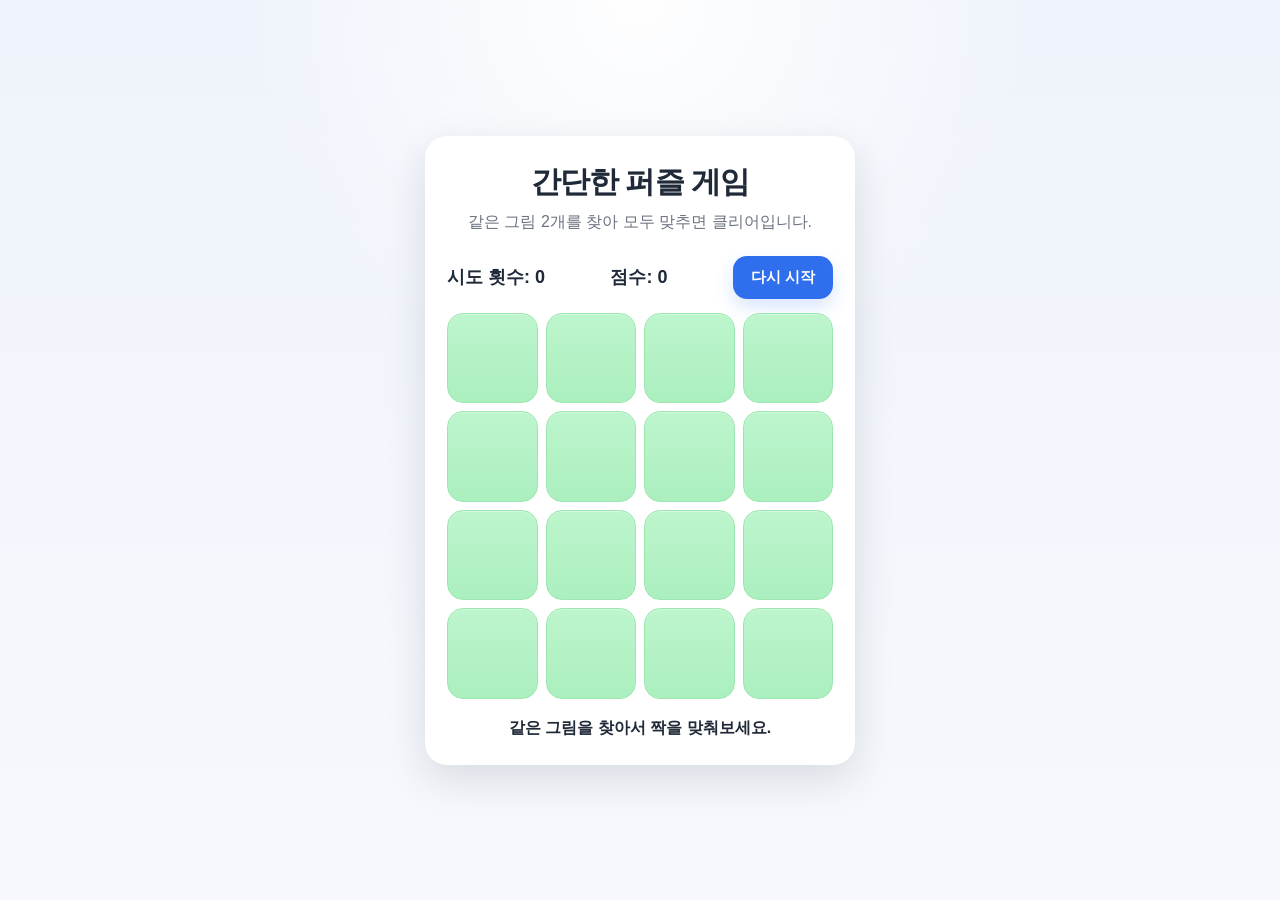
<file: Day01/puzzle_game/index.html>
<!DOCTYPE html>
<html lang="ko">
<head>
  <meta charset="UTF-8" />
  <meta name="viewport" content="width=device-width, initial-scale=1.0" />
  <title>간단한 퍼즐 게임</title>
  <style>
    :root {
      --bg: #f4f6fb;
      --card: #ffffff;
      --text: #1f2937;
      --muted: #6b7280;
      --board: #b9f2c6;
      --board-border: #9be7af;
      --accent: #2f6fed;
      --accent-hover: #2459c9;
      --shadow: 0 14px 40px rgba(15, 23, 42, 0.12);
    }

    * {
      box-sizing: border-box;
    }

    body {
      margin: 0;
      min-height: 100vh;
      display: grid;
      place-items: center;
      padding: 18px;
      color: var(--text);
      font-family: Arial, Helvetica, sans-serif;
      background:
        radial-gradient(circle at top, rgba(255, 255, 255, 0.95), transparent 36%),
        linear-gradient(180deg, #eff3fb 0%, #f6f8fc 100%);
    }

    .app {
      width: min(100%, 430px);
      background: var(--card);
      border-radius: 22px;
      box-shadow: var(--shadow);
      padding: 28px 22px 20px;
    }

    .title {
      margin: 0;
      text-align: center;
      font-size: 30px;
      line-height: 1.2;
      letter-spacing: -0.03em;
      font-weight: 800;
    }

    .subtitle {
      margin: 10px 0 22px;
      text-align: center;
      color: var(--muted);
      font-size: 16px;
      line-height: 1.5;
    }

    .toolbar {
      display: flex;
      align-items: center;
      justify-content: space-between;
      gap: 12px;
      margin-bottom: 14px;
    }

    .attempts {
      font-size: 18px;
      font-weight: 700;
    }

    .score {
      font-size: 18px;
      font-weight: 700;
    }

    .restart {
      border: 0;
      background: var(--accent);
      color: white;
      font-size: 15px;
      font-weight: 700;
      padding: 12px 18px;
      border-radius: 14px;
      cursor: pointer;
      transition: background 0.2s ease, transform 0.15s ease;
      box-shadow: 0 8px 18px rgba(47, 111, 237, 0.18);
    }

    .restart:hover {
      background: var(--accent-hover);
    }

    .restart:active {
      transform: translateY(1px);
    }

    .board {
      display: grid;
      grid-template-columns: repeat(4, 1fr);
      gap: 8px;
      margin: 8px 0 18px;
    }

    .card {
      aspect-ratio: 1 / 1;
      border: 1px solid var(--board-border);
      border-radius: 16px;
      background: linear-gradient(180deg, #bdf5cc 0%, #abefbf 100%);
      display: grid;
      place-items: center;
      font-size: 28px;
      cursor: pointer;
      user-select: none;
      position: relative;
      overflow: hidden;
      box-shadow: inset 0 1px 0 rgba(255, 255, 255, 0.35);
      transition: transform 0.15s ease, filter 0.2s ease, background 0.2s ease;
    }

    .card:hover {
      transform: translateY(-1px);
      filter: brightness(1.01);
    }

    .card:disabled {
      cursor: default;
    }

    .card .emoji {
      opacity: 0;
      transform: scale(0.85);
      transition: opacity 0.2s ease, transform 0.2s ease;
    }

    .card.flipped,
    .card.matched {
      background: linear-gradient(180deg, #d4f8dd 0%, #bdf5cc 100%);
    }

    .card.flipped .emoji,
    .card.matched .emoji {
      opacity: 1;
      transform: scale(1);
    }

    .card.matched {
      box-shadow: inset 0 0 0 1px rgba(47, 111, 237, 0.08);
    }

    .message {
      min-height: 28px;
      text-align: center;
      font-weight: 700;
      font-size: 16px;
      line-height: 1.4;
      color: #1f2937;
    }

    .message.done {
      color: #1f6b34;
    }

    @media (max-width: 420px) {
      .app {
        padding: 22px 16px 18px;
        border-radius: 18px;
      }

      .title {
        font-size: 26px;
      }

      .subtitle {
        font-size: 14px;
      }

      .attempts {
        font-size: 16px;
      }

      .score {
        font-size: 16px;
      }

      .restart {
        padding: 10px 14px;
      }
    }
  </style>
</head>
<body>
  <main class="app">
    <h1 class="title">간단한 퍼즐 게임</h1>
    <p class="subtitle">같은 그림 2개를 찾아 모두 맞추면 클리어입니다.</p>

    <section class="toolbar" aria-label="게임 정보">
      <div class="attempts">시도 횟수: <span id="attemptCount">0</span></div>
      <div class="score">점수: <span id="scoreCount">0</span></div>
      <button class="restart" id="restartButton" type="button">다시 시작</button>
    </section>

    <section class="board" id="board" aria-label="퍼즐 보드"></section>

    <div class="message" id="message">같은 그림을 찾아서 짝을 맞춰보세요.</div>
  </main>

  <script>
    // 과일 그림을 16개 준비해 둡니다.
    // 매 게임마다 이 목록에서 8개를 랜덤으로 골라 사용합니다.
    const fruit_pool = ["🍇", "🍓", "🥝", "🍑", "🍎", "🍉", "🍒", "🍊", "🍋", "🍐", "🍍", "🥭", "🫐", "🍈", "🍌", "🍏"];

    // 화면에서 사용할 DOM 요소를 미리 찾아 둡니다.
    const board_element = document.getElementById("board");
    const attempt_count_element = document.getElementById("attemptCount");
    const score_count_element = document.getElementById("scoreCount");
    const restart_button = document.getElementById("restartButton");
    const message_element = document.getElementById("message");

    // 현재 게임 상태를 저장하는 변수들입니다.
    let first_card = null;
    let second_card = null;
    let board_locked = false;
    let attempt_count = 0;
    let score_count = 0;
    let matched_pairs = 0;
    let mismatch_timer_id = null;
    let active_emoji_list = [];

    function shuffle_array(array) {
      // 원본 배열은 건드리지 않기 위해 복사본을 만듭니다.
      const shuffled_array = [...array];

      // Fisher-Yates 방식으로 배열을 섞습니다.
      // 이 방식은 sort + Math.random()보다 더 안정적으로 무작위 순서를 만듭니다.
      for (let index = shuffled_array.length - 1; index > 0; index -= 1) {
        const random_index = Math.floor(Math.random() * (index + 1));
        [shuffled_array[index], shuffled_array[random_index]] = [shuffled_array[random_index], shuffled_array[index]];
      }

      return shuffled_array;
    }

    function pick_random_items(array, item_count) {
      // 전체 목록을 섞은 뒤 앞에서부터 필요한 개수만 가져옵니다.
      return shuffle_array(array).slice(0, item_count);
    }

    function set_message(text, is_done = false) {
      // 하단 안내 문구를 바꾸고, 클리어 상태면 강조 스타일을 줍니다.
      message_element.textContent = text;
      message_element.classList.toggle("done", is_done);
    }

    function reset_selected_cards() {
      // 한 번의 시도 처리가 끝나면 선택한 카드 정보를 초기화합니다.
      first_card = null;
      second_card = null;
      board_locked = false;
    }

    function update_attempt_count() {
      // 화면에 보이는 시도 횟수를 숫자 상태와 맞춥니다.
      attempt_count_element.textContent = attempt_count;
    }

    function update_score_count() {
      // 화면에 보이는 점수를 숫자 상태와 맞춥니다.
      score_count_element.textContent = score_count;
    }

    function mark_cards_as_matched(first_element, second_element) {
      // 같은 그림인 카드 2장은 맞춘 상태로 고정합니다.
      first_element.classList.add("matched");
      second_element.classList.add("matched");
      first_element.disabled = true;
      second_element.disabled = true;
      matched_pairs += 1;
      score_count += 10;
      update_score_count();
    }

    function is_game_clear() {
      // 모든 그림 쌍을 맞췄는지 확인합니다.
      return matched_pairs === active_emoji_list.length;
    }

    function show_clear_message() {
      // 게임을 모두 맞췄을 때 보여줄 문구입니다.
      set_message(`축하합니다! ${attempt_count}번 만에 모두 맞췄습니다.`, true);
    }

    function reveal_card(card_element) {
      // 카드 앞면이 보이도록 뒤집는 역할입니다.
      card_element.classList.add("flipped");
    }

    function hide_card(card_element) {
      // 맞지 않는 카드 두 장을 다시 뒤집는 역할입니다.
      // 재시작 직후처럼 카드 요소가 없어졌으면 아무 일도 하지 않습니다.
      if (!card_element) {
        return;
      }

      card_element.classList.remove("flipped");
    }

    function compare_cards() {
      // 두 카드의 data-value가 같으면 같은 그림입니다.
      return first_card.dataset.value === second_card.dataset.value;
    }

    function handle_matched_pair() {
      // 같은 그림이면 카드들을 맞춘 상태로 표시하고, 턴을 초기화합니다.
      mark_cards_as_matched(first_card, second_card);
      set_message("잘 찾았어요! 같은 그림입니다.");
      reset_selected_cards();

      if (is_game_clear()) {
        show_clear_message();
      }
    }

    function handle_mismatched_pair() {
      // 다른 그림이면 잠깐 보여준 뒤 다시 뒤집습니다.
      set_message("다른 그림입니다. 잠깐 뒤에 다시 뒤집어요.");

      // 기존 예약 작업이 있으면 먼저 취소합니다.
      if (mismatch_timer_id) {
        clearTimeout(mismatch_timer_id);
      }

      mismatch_timer_id = setTimeout(() => {
        hide_card(first_card);
        hide_card(second_card);
        set_message("다시 같은 그림을 찾아보세요.");
        reset_selected_cards();
        mismatch_timer_id = null;
      }, 700);
    }

    function handle_second_selection(card_element) {
      // 두 번째 카드를 선택했을 때 매칭 비교를 시작합니다.
      second_card = card_element;
      attempt_count += 1;
      update_attempt_count();
      board_locked = true;

      if (compare_cards()) {
        handle_matched_pair();
        return;
      }

      handle_mismatched_pair();
    }

    function handle_card_click(card_element) {
      // 이미 맞춘 카드, 같은 카드 재클릭, 비교 중인 상태는 무시합니다.
      if (board_locked || card_element === first_card || card_element.classList.contains("matched")) {
        return;
      }

      reveal_card(card_element);

      if (!first_card) {
        // 첫 번째 카드가 아직 없다면 지금 카드를 저장합니다.
        first_card = card_element;
        return;
      }

      // 두 번째 카드까지 선택되면 비교 로직으로 넘어갑니다.
      handle_second_selection(card_element);
    }

    function create_card_element(emoji) {
      // 카드 1장을 버튼 요소로 만듭니다.
      const card_element = document.createElement("button");
      card_element.type = "button";
      card_element.className = "card";
      card_element.dataset.value = emoji;
      card_element.setAttribute("aria-label", "카드");

      // 카드 안에 실제로 보여줄 그림을 넣습니다.
      const emoji_element = document.createElement("span");
      emoji_element.className = "emoji";
      emoji_element.textContent = emoji;

      card_element.appendChild(emoji_element);
      card_element.addEventListener("click", () => handle_card_click(card_element));

      return card_element;
    }

    function render_board() {
      // 현재 게임에서 뽑은 8개의 과일을 2번씩 넣어서 16장을 만듭니다.
      const shuffled_emoji_list = shuffle_array([...active_emoji_list, ...active_emoji_list]);
      board_element.innerHTML = "";

      // 섞인 순서대로 카드 요소를 화면에 배치합니다.
      shuffled_emoji_list.forEach((emoji) => {
        const card_element = create_card_element(emoji);
        board_element.appendChild(card_element);
      });
    }

    function reset_game() {
      // 게임 상태를 처음으로 되돌립니다.
      if (mismatch_timer_id) {
        clearTimeout(mismatch_timer_id);
        mismatch_timer_id = null;
      }

      first_card = null;
      second_card = null;
      board_locked = false;
      attempt_count = 0;
      score_count = 0;
      matched_pairs = 0;
      active_emoji_list = pick_random_items(fruit_pool, 8);
      update_attempt_count();
      update_score_count();
      set_message("같은 그림을 찾아서 짝을 맞춰보세요.");
      render_board();
    }

    restart_button.addEventListener("click", reset_game);

    // 페이지가 열리면 바로 게임을 시작합니다.
    reset_game();
  </script>
</body>
</html>
</file>
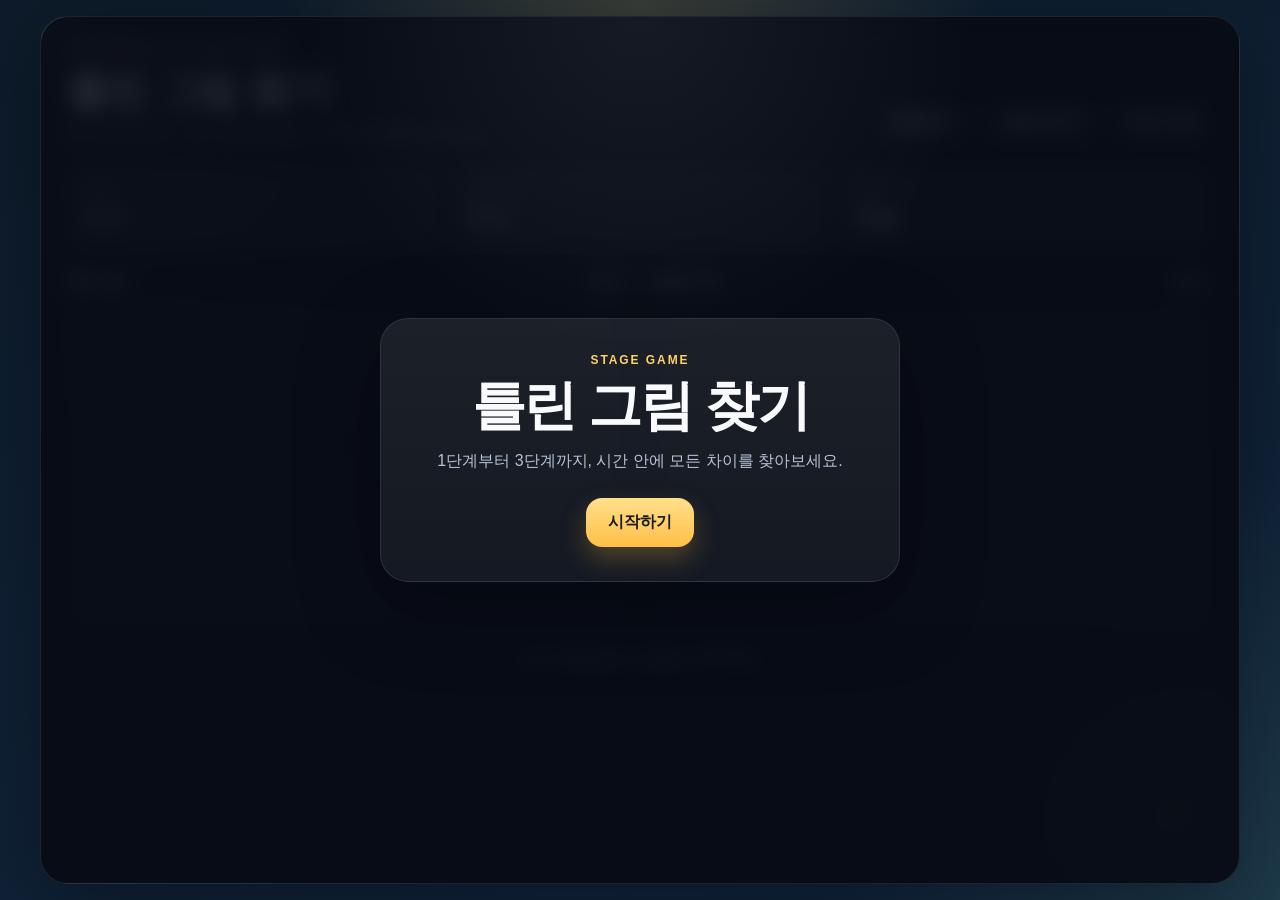
<file: Day02/difference Picture_game/index.html>
<!DOCTYPE html>
<html lang="ko">
<head>
  <meta charset="UTF-8" />
  <meta name="viewport" content="width=device-width, initial-scale=1.0" />
  <title>틀린 그림 찾기</title>
  <link rel="stylesheet" href="styles.css" />
</head>
<body>
  <main class="app">
    <section class="screen active" id="startScreen" aria-label="게임 시작 화면">
      <div class="screen-panel">
        <p class="eyebrow">Stage Game</p>
        <h1 class="screen-title">틀린 그림 찾기</h1>
        <p class="screen-text">1단계부터 3단계까지, 시간 안에 모든 차이를 찾아보세요.</p>
        <button class="screen-action" id="startButton" type="button">시작하기</button>
      </div>
    </section>

    <section class="screen" id="endScreen" aria-label="게임 종료 화면" aria-hidden="true">
      <div class="screen-panel">
        <p class="eyebrow">Complete</p>
        <h1 class="screen-title" id="endTitle">축하합니다</h1>
        <p class="screen-text" id="endText">모든 단계를 완료했습니다.</p>
        <button class="screen-action" id="playAgainButton" type="button">다시 하기</button>
      </div>
    </section>

    <div class="game" id="gameArea" hidden>
      <header class="header">
        <div>
          <p class="eyebrow">Difference Picture Game</p>
          <h1 class="title">틀린 그림 찾기</h1>
          <p class="subtitle" id="stageSubtitle">같은 듯 다른 두 그림을 비교해 차이를 찾아보세요.</p>
        </div>
        <div class="header-actions">
          <button class="ghost-button" id="showAnswerButton" type="button">정답보기</button>
          <button class="ghost-button" id="changePictureButton" type="button">그림 바꾸기</button>
          <button class="ghost-button" id="restartButton" type="button">다시 시작</button>
        </div>
      </header>

      <section class="status-bar" aria-label="게임 정보">
        <div class="status-card">
          <span class="status-label">단계</span>
          <strong class="status-value" id="stageCount">1 / 3</strong>
        </div>
        <div class="status-card">
          <span class="status-label">찾은 차이</span>
          <strong class="status-value" id="foundCount">0 / 4</strong>
        </div>
        <div class="status-card">
          <span class="status-label">남은 시간</span>
          <strong class="status-value"><span id="timeCount">0</span>초</strong>
        </div>
      </section>

      <section class="board" aria-label="틀린 그림 비교 영역">
        <article class="picture-card">
          <div class="picture-header">
            <span class="picture-label">왼쪽 그림</span>
            <span class="picture-hint">원본</span>
          </div>
          <div class="scene-frame" id="leftScene" data-side="left"></div>
        </article>

        <article class="picture-card">
          <div class="picture-header">
            <span class="picture-label">오른쪽 그림</span>
            <span class="picture-hint">비교</span>
          </div>
          <div class="scene-frame" id="rightScene" data-side="right"></div>
        </article>
      </section>

      <p class="message" id="message">시작 버튼을 눌러 게임을 시작하세요.</p>
    </div>
  </main>

  <script src="script.js"></script>
</body>
</html>
</file>
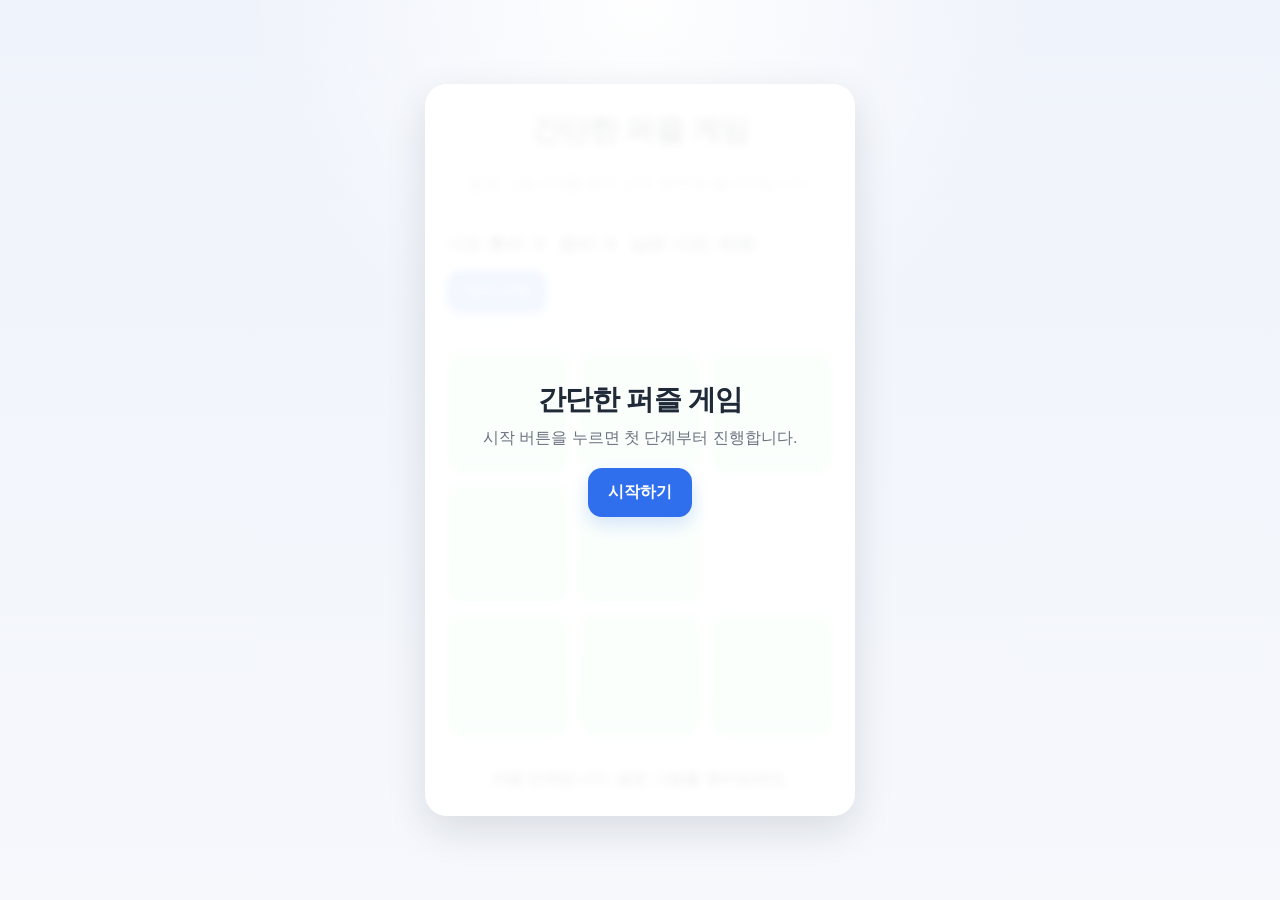
<file: Day02/puzzle_game/index.html>
<!DOCTYPE html>
<html lang="ko">
<head>
  <meta charset="UTF-8" />
  <meta name="viewport" content="width=device-width, initial-scale=1.0" />
  <title>간단한 퍼즐 게임</title>
  <style>
    :root {
      --bg: #f4f6fb;
      --card: #ffffff;
      --text: #1f2937;
      --muted: #6b7280;
      --board: #b9f2c6;
      --board-border: #9be7af;
      --accent: #2f6fed;
      --accent-hover: #2459c9;
      --shadow: 0 14px 40px rgba(15, 23, 42, 0.12);
    }

    * {
      box-sizing: border-box;
    }

    body {
      margin: 0;
      min-height: 100vh;
      display: grid;
      place-items: center;
      padding: 18px;
      color: var(--text);
      font-family: Arial, Helvetica, sans-serif;
      background:
        radial-gradient(circle at top, rgba(255, 255, 255, 0.95), transparent 36%),
        linear-gradient(180deg, #eff3fb 0%, #f6f8fc 100%);
    }

    .app {
      width: min(100%, 430px);
      background: var(--card);
      border-radius: 22px;
      box-shadow: var(--shadow);
      padding: 28px 22px 20px;
      position: relative;
      overflow: hidden;
    }

    .game {
      display: grid;
      gap: 14px;
    }

    .screen {
      position: absolute;
      inset: 0;
      display: none;
      place-items: center;
      padding: 22px;
      background: rgba(255, 255, 255, 0.94);
      backdrop-filter: blur(4px);
      z-index: 5;
    }

    .screen.active {
      display: grid;
    }

    .screen-panel {
      width: 100%;
      text-align: center;
    }

    .screen-title {
      margin: 0 0 10px;
      font-size: 28px;
      line-height: 1.2;
      font-weight: 800;
      letter-spacing: -0.03em;
    }

    .screen-text {
      margin: 0 0 18px;
      color: var(--muted);
      font-size: 16px;
      line-height: 1.5;
      white-space: pre-line;
    }

    .screen-action {
      border: 0;
      background: var(--accent);
      color: white;
      font-size: 16px;
      font-weight: 700;
      padding: 14px 20px;
      border-radius: 14px;
      cursor: pointer;
      box-shadow: 0 8px 18px rgba(47, 111, 237, 0.18);
    }

    .screen-action:hover {
      background: var(--accent-hover);
    }

    .title {
      margin: 0;
      text-align: center;
      font-size: 30px;
      line-height: 1.2;
      letter-spacing: -0.03em;
      font-weight: 800;
    }

    .subtitle {
      margin: 10px 0 22px;
      text-align: center;
      color: var(--muted);
      font-size: 16px;
      line-height: 1.5;
    }

    .toolbar {
      display: flex;
      align-items: center;
      gap: 12px;
      flex-wrap: wrap;
      margin-bottom: 14px;
    }

    .info-group {
      display: flex;
      align-items: center;
      gap: 14px;
      flex-wrap: wrap;
    }

    .attempts,
    .score {
      font-size: 18px;
      font-weight: 700;
    }

    .timer {
      font-size: 18px;
      font-weight: 700;
    }

    .level {
      display: flex;
      align-items: center;
      gap: 8px;
      font-size: 16px;
      font-weight: 700;
      color: var(--text);
    }

    .level select {
      border: 1px solid #cfd8e3;
      border-radius: 12px;
      background: #fff;
      color: var(--text);
      font: inherit;
      padding: 10px 12px;
      min-width: 132px;
      cursor: pointer;
    }

    .restart {
      border: 0;
      background: var(--accent);
      color: white;
      font-size: 15px;
      font-weight: 700;
      padding: 12px 18px;
      border-radius: 14px;
      cursor: pointer;
      transition: background 0.2s ease, transform 0.15s ease;
      box-shadow: 0 8px 18px rgba(47, 111, 237, 0.18);
    }

    .restart:hover {
      background: var(--accent-hover);
    }

    .restart:active {
      transform: translateY(1px);
    }

    .board {
      display: grid;
      grid-template-columns: repeat(4, 1fr);
      gap: 8px;
      margin: 8px 0 18px;
    }

    .card {
      aspect-ratio: 1 / 1;
      border: 1px solid var(--board-border);
      border-radius: 16px;
      background: linear-gradient(180deg, #bdf5cc 0%, #abefbf 100%);
      display: grid;
      place-items: center;
      font-size: 28px;
      cursor: pointer;
      user-select: none;
      position: relative;
      overflow: hidden;
      box-shadow: inset 0 1px 0 rgba(255, 255, 255, 0.35);
      transition: transform 0.15s ease, filter 0.2s ease, background 0.2s ease;
    }

    .card:hover {
      transform: translateY(-1px);
      filter: brightness(1.01);
    }

    .card:disabled {
      cursor: default;
    }

    .card .emoji {
      opacity: 0;
      transform: scale(0.85);
      transition: opacity 0.2s ease, transform 0.2s ease;
    }

    .card.flipped,
    .card.matched {
      background: linear-gradient(180deg, #d4f8dd 0%, #bdf5cc 100%);
    }

    .card.flipped .emoji,
    .card.matched .emoji {
      opacity: 1;
      transform: scale(1);
    }

    .card.matched {
      box-shadow: inset 0 0 0 1px rgba(47, 111, 237, 0.08);
    }

    .message {
      min-height: 28px;
      text-align: center;
      font-weight: 700;
      font-size: 16px;
      line-height: 1.4;
      color: #1f2937;
    }

    .message.done {
      color: #1f6b34;
    }

    @media (max-width: 420px) {
      .app {
        padding: 22px 16px 18px;
        border-radius: 18px;
      }

      .title {
        font-size: 26px;
      }

      .subtitle {
        font-size: 14px;
      }

      .attempts,
      .score {
        font-size: 16px;
      }

      .timer,
      .level {
        font-size: 16px;
      }

      .screen-title {
        font-size: 24px;
      }

      .restart {
        padding: 10px 14px;
      }
    }
  </style>
</head>
<body>
  <main class="app">
    <div class="screen active" id="startScreen" aria-label="게임 시작 화면">
      <div class="screen-panel">
        <h1 class="screen-title">간단한 퍼즐 게임</h1>
        <p class="screen-text">시작 버튼을 누르면 첫 단계부터 진행합니다.</p>
        <button class="screen-action" id="startButton" type="button">시작하기</button>
      </div>
    </div>

    <div class="screen" id="endScreen" aria-label="게임 종료 화면" aria-hidden="true">
      <div class="screen-panel">
        <h1 class="screen-title">축하합니다</h1>
        <p class="screen-text" id="endScreenText">모든 단계를 완료했습니다.</p>
        <button class="screen-action" id="playAgainButton" type="button">다시 하기</button>
      </div>
    </div>

    <div class="game" id="gameArea" hidden>
      <h1 class="title">간단한 퍼즐 게임</h1>
      <p class="subtitle">같은 그림 2개를 찾아 모두 맞추면 클리어입니다.</p>

      <section class="toolbar" aria-label="게임 정보">
        <div class="info-group">
          <div class="attempts">시도 횟수: <span id="attemptCount">0</span></div>
          <div class="score">점수: <span id="scoreCount">0</span></div>
          <div class="timer">남은 시간: <span id="timeCount">0</span>초</div>
          <button class="restart" id="restartButton" type="button">다시 시작</button>
        </div>
        <!--
        <label class="level" for="levelSelect">
          시작 단계
          <select id="levelSelect" aria-label="난이도 선택">
            <option value="easy" selected>쉬움</option>
            <option value="normal1">보통1</option>
            <option value="normal2">보통2</option>
            <option value="hard">어려움</option>
          </select>
        </label>
        -->
      </section>

      <section class="board" id="board" aria-label="퍼즐 보드"></section>

      <div class="message" id="message">같은 그림을 찾아서 짝을 맞춰보세요.</div>
    </div>
  </main>

  <script>
    // 과일 그림을 16개 준비해 둡니다.
    // 매 게임마다 난이도에 맞는 개수만큼 랜덤으로 골라 사용합니다.
    const fruit_pool = ["🍇", "🍓", "🥝", "🍑", "🍎", "🍉", "🍒", "🍊", "🍋", "🍐", "🍍", "🥭", "🫐", "🍈", "🍌", "🍏", "🍅", "🥥"];

    // 화면에서 사용할 DOM 요소를 미리 찾아 둡니다.
    const board_element = document.getElementById("board");
    const attempt_count_element = document.getElementById("attemptCount");
    const score_count_element = document.getElementById("scoreCount");
    const time_count_element = document.getElementById("timeCount");
    const level_select_element = document.getElementById("levelSelect");
    const restart_button = document.getElementById("restartButton");
    const start_screen_element = document.getElementById("startScreen");
    const end_screen_element = document.getElementById("endScreen");
    const end_screen_text_element = document.getElementById("endScreenText");
    const start_button_element = document.getElementById("startButton");
    const play_again_button_element = document.getElementById("playAgainButton");
    const game_area_element = document.getElementById("gameArea");
    const message_element = document.getElementById("message");

    const level_config = {
      easy: { label: "쉬움", size: 3, time_limit: 45 },
      normal1: { label: "보통1", size: 4, time_limit: 75 },
      normal2: { label: "보통2", size: 5, time_limit: 100 },
      hard: { label: "어려움", size: 6, time_limit: 140 },
    };
    const level_order = ["easy", "normal1", "normal2", "hard"];

    // 현재 게임 상태를 저장하는 변수들입니다.
    let first_card = null;
    let second_card = null;
    let board_locked = false;
    let attempt_count = 0;
    let score_count = 0;
    let matched_pairs = 0;
    let mismatch_timer_id = null;
    let countdown_timer_id = null;
    let remaining_seconds = 0;
    let is_game_finished = false;
    let is_level_transition_pending = false;
    let active_emoji_list = [];
    let current_level_key = "easy";
    let has_game_started = false;

    function shuffle_array(array) {
      // 원본 배열은 건드리지 않기 위해 복사본을 만듭니다.
      const shuffled_array = [...array];

      // Fisher-Yates 방식으로 배열을 섞습니다.
      // 이 방식은 sort + Math.random()보다 더 안정적으로 무작위 순서를 만듭니다.
      for (let index = shuffled_array.length - 1; index > 0; index -= 1) {
        const random_index = Math.floor(Math.random() * (index + 1));
        [shuffled_array[index], shuffled_array[random_index]] = [shuffled_array[random_index], shuffled_array[index]];
      }

      return shuffled_array;
    }

    function pick_random_items(array, item_count) {
      // 전체 목록을 섞은 뒤 앞에서부터 필요한 개수만 가져옵니다.
      return shuffle_array(array).slice(0, item_count);
    }

    function set_message(text, is_done = false) {
      // 하단 안내 문구를 바꾸고, 클리어 상태면 강조 스타일을 줍니다.
      message_element.textContent = text;
      message_element.classList.toggle("done", is_done);
    }

    function reset_selected_cards() {
      // 한 번의 시도 처리가 끝나면 선택한 카드 정보를 초기화합니다.
      first_card = null;
      second_card = null;
      board_locked = false;
    }

    function update_attempt_count() {
      // 화면에 보이는 시도 횟수를 숫자 상태와 맞춥니다.
      attempt_count_element.textContent = attempt_count;
    }

    function update_score_count() {
      // 화면에 보이는 점수를 숫자 상태와 맞춥니다.
      score_count_element.textContent = score_count;
    }

    function update_time_count() {
      // 화면에 보이는 남은 시간을 숫자 상태와 맞춥니다.
      time_count_element.textContent = remaining_seconds;
    }

    function get_current_level_config() {
      return level_config[current_level_key];
    }

    function get_current_level_index() {
      return level_order.indexOf(current_level_key);
    }

    function set_current_level_key(level_key) {
      current_level_key = level_key;
      if (level_select_element) {
        level_select_element.value = level_key;
      }
    }

    function show_start_screen() {
      game_area_element.hidden = true;
      start_screen_element.classList.add("active");
      start_screen_element.setAttribute("aria-hidden", "false");
      end_screen_element.classList.remove("active");
      end_screen_element.setAttribute("aria-hidden", "true");
    }

    function show_game_area() {
      game_area_element.hidden = false;
      start_screen_element.classList.remove("active");
      start_screen_element.setAttribute("aria-hidden", "true");
      end_screen_element.classList.remove("active");
      end_screen_element.setAttribute("aria-hidden", "true");
    }

    function show_end_screen(text) {
      game_area_element.hidden = true;
      start_screen_element.classList.remove("active");
      start_screen_element.setAttribute("aria-hidden", "true");
      end_screen_text_element.textContent = text;
      end_screen_element.classList.add("active");
      end_screen_element.setAttribute("aria-hidden", "false");
    }

    function stop_countdown() {
      if (countdown_timer_id) {
        clearInterval(countdown_timer_id);
        countdown_timer_id = null;
      }
    }

    function freeze_current_round() {
      is_game_finished = true;
      board_locked = true;
      stop_countdown();

      if (mismatch_timer_id) {
        clearTimeout(mismatch_timer_id);
        mismatch_timer_id = null;
      }

      Array.from(board_element.querySelectorAll(".card")).forEach((card_element) => {
        card_element.disabled = true;
      });
    }

    function end_game(is_clear) {
      freeze_current_round();

      if (is_clear) {
        set_message(`축하합니다! ${attempt_count}번 만에 클리어했습니다.`, true);
        return;
      }

      set_message("시간이 끝났습니다. 게임오버입니다.", false);
    }

    function mark_cards_as_matched(first_element, second_element) {
      // 같은 그림인 카드 2장은 맞춘 상태로 고정합니다.
      first_element.classList.add("matched");
      second_element.classList.add("matched");
      first_element.disabled = true;
      second_element.disabled = true;
      matched_pairs += 1;
      score_count += 10;
      update_score_count();
    }

    function is_game_clear() {
      // 모든 그림 쌍을 맞췄는지 확인합니다.
      return matched_pairs === active_emoji_list.length;
    }

    function reveal_card(card_element) {
      // 카드 앞면이 보이도록 뒤집는 역할입니다.
      card_element.classList.add("flipped");
    }

    function hide_card(card_element) {
      // 맞지 않는 카드 두 장을 다시 뒤집는 역할입니다.
      // 재시작 직후처럼 카드 요소가 없어졌으면 아무 일도 하지 않습니다.
      if (!card_element) {
        return;
      }

      card_element.classList.remove("flipped");
    }

    function compare_cards() {
      // 두 카드의 data-value가 같으면 같은 그림입니다.
      return first_card.dataset.value === second_card.dataset.value;
    }

    function handle_matched_pair() {
      // 같은 그림이면 카드들을 맞춘 상태로 표시하고, 턴을 초기화합니다.
      mark_cards_as_matched(first_card, second_card);
      set_message("잘 찾았어요! 같은 그림입니다.");
      reset_selected_cards();

      if (is_game_clear()) {
        handle_level_clear();
      }
    }

    function handle_level_clear() {
      const current_level_index = get_current_level_index();
      const next_level_key = level_order[current_level_index + 1];

      freeze_current_round();

      if (!next_level_key) {
        show_end_screen(
          `모든 단계를 완료했습니다.\n시도 ${attempt_count}회, 점수 ${score_count}점으로 마쳤습니다.`
        );
        return;
      }

      is_level_transition_pending = true;
      set_message(`${get_current_level_config().label} 클리어! 다음 단계로 이동합니다.`, true);

      setTimeout(() => {
        if (!is_level_transition_pending) {
          return;
        }

        is_level_transition_pending = false;
        set_current_level_key(next_level_key);
        reset_game({ preserve_progress: true, auto_start: true });
      }, 1200);
    }

    function handle_mismatched_pair() {
      // 다른 그림이면 잠깐 보여준 뒤 다시 뒤집습니다.
      set_message("다른 그림입니다. 잠깐 뒤에 다시 뒤집어요.");

      // 기존 예약 작업이 있으면 먼저 취소합니다.
      if (mismatch_timer_id) {
        clearTimeout(mismatch_timer_id);
      }

      mismatch_timer_id = setTimeout(() => {
        if (is_game_finished) {
          mismatch_timer_id = null;
          return;
        }

        hide_card(first_card);
        hide_card(second_card);
        set_message("다시 같은 그림을 찾아보세요.");
        reset_selected_cards();
        mismatch_timer_id = null;
      }, 700);
    }

    function handle_second_selection(card_element) {
      // 두 번째 카드를 선택했을 때 매칭 비교를 시작합니다.
      if (is_game_finished || is_level_transition_pending) {
        return;
      }

      second_card = card_element;
      attempt_count += 1;
      update_attempt_count();
      board_locked = true;

      if (compare_cards()) {
        handle_matched_pair();
        return;
      }

      handle_mismatched_pair();
    }

    function handle_card_click(card_element) {
      // 이미 맞춘 카드, 같은 카드 재클릭, 비교 중인 상태는 무시합니다.
      if (is_game_finished || is_level_transition_pending || board_locked || card_element === first_card || card_element.classList.contains("matched")) {
        return;
      }

      reveal_card(card_element);

      if (!first_card) {
        // 첫 번째 카드가 아직 없다면 지금 카드를 저장합니다.
        first_card = card_element;
        return;
      }

      // 두 번째 카드까지 선택되면 비교 로직으로 넘어갑니다.
      handle_second_selection(card_element);
    }

    function create_card_element(emoji) {
      // 카드 1장을 버튼 요소로 만듭니다.
      const card_element = document.createElement("button");
      card_element.type = "button";
      card_element.className = "card";
      card_element.dataset.value = emoji;
      card_element.setAttribute("aria-label", "카드");

      // 카드 안에 실제로 보여줄 그림을 넣습니다.
      const emoji_element = document.createElement("span");
      emoji_element.className = "emoji";
      emoji_element.textContent = emoji;

      card_element.appendChild(emoji_element);
      card_element.addEventListener("click", () => handle_card_click(card_element));

      return card_element;
    }

    function start_countdown() {
      stop_countdown();

      countdown_timer_id = setInterval(() => {
        if (is_game_finished) {
          stop_countdown();
          return;
        }

        remaining_seconds -= 1;
        update_time_count();

        if (remaining_seconds <= 0) {
          remaining_seconds = 0;
          update_time_count();
          end_game(false);
        }
      }, 1000);
    }

    function render_board() {
      // 난이도에 맞는 정사각형 보드를 만들고, 홀수 칸이면 빈 칸을 하나 둡니다.
      const { size } = get_current_level_config();
      const total_cells = size * size;
      const empty_cell_count = total_cells - active_emoji_list.length * 2;
      const card_value_list = shuffle_array([
        ...active_emoji_list,
        ...active_emoji_list,
        ...Array(empty_cell_count).fill(null),
      ]);

      board_element.style.gridTemplateColumns = `repeat(${size}, 1fr)`;
      board_element.innerHTML = "";

      // 섞인 순서대로 카드 요소를 화면에 배치합니다.
      card_value_list.forEach((emoji) => {
        const card_element = emoji === null ? create_empty_card_element() : create_card_element(emoji);
        board_element.appendChild(card_element);
      });
    }

    function create_empty_card_element() {
      const empty_card_element = document.createElement("button");
      empty_card_element.type = "button";
      empty_card_element.className = "card";
      empty_card_element.disabled = true;
      empty_card_element.style.visibility = "hidden";
      empty_card_element.setAttribute("aria-hidden", "true");
      return empty_card_element;
    }

    function reset_game(options = {}) {
      const { preserve_progress = false } = options;
      const { auto_start = true } = options;
      // 게임 상태를 처음으로 되돌립니다.
      if (mismatch_timer_id) {
        clearTimeout(mismatch_timer_id);
        mismatch_timer_id = null;
      }

      is_level_transition_pending = false;
      stop_countdown();
      first_card = null;
      second_card = null;
      board_locked = false;
      is_game_finished = false;
      if (!preserve_progress) {
        attempt_count = 0;
        score_count = 0;
      }
      matched_pairs = 0;
      const current_level = get_current_level_config();
      const { size, time_limit, label } = current_level;
      remaining_seconds = time_limit;
      const pair_count = Math.floor((size * size) / 2);
      active_emoji_list = pick_random_items(fruit_pool, pair_count);
      update_attempt_count();
      update_score_count();
      update_time_count();
      set_message(`${label} 단계입니다. 같은 그림을 찾아보세요.`);
      render_board();
      if (auto_start) {
        show_game_area();
        has_game_started = true;
        start_countdown();
      }
    }

    function start_new_game() {
      set_current_level_key("easy");
      show_game_area();
      reset_game({ preserve_progress: false, auto_start: true });
    }

    restart_button.addEventListener("click", () => {
      if (!has_game_started) {
        return;
      }

      reset_game({ preserve_progress: false, auto_start: true });
    });

    start_button_element.addEventListener("click", start_new_game);
    play_again_button_element.addEventListener("click", () => {
      has_game_started = false;
      set_current_level_key("easy");
      show_start_screen();
    });

    if (level_select_element) {
      level_select_element.addEventListener("change", () => {
        set_current_level_key(level_select_element.value);
        reset_game({ preserve_progress: false, auto_start: true });
      });
    }

    // 페이지가 열리면 바로 게임을 시작합니다.
    set_current_level_key(current_level_key);
    show_start_screen();
    reset_game({ preserve_progress: false, auto_start: false });
  </script>
</body>
</html>
</file>
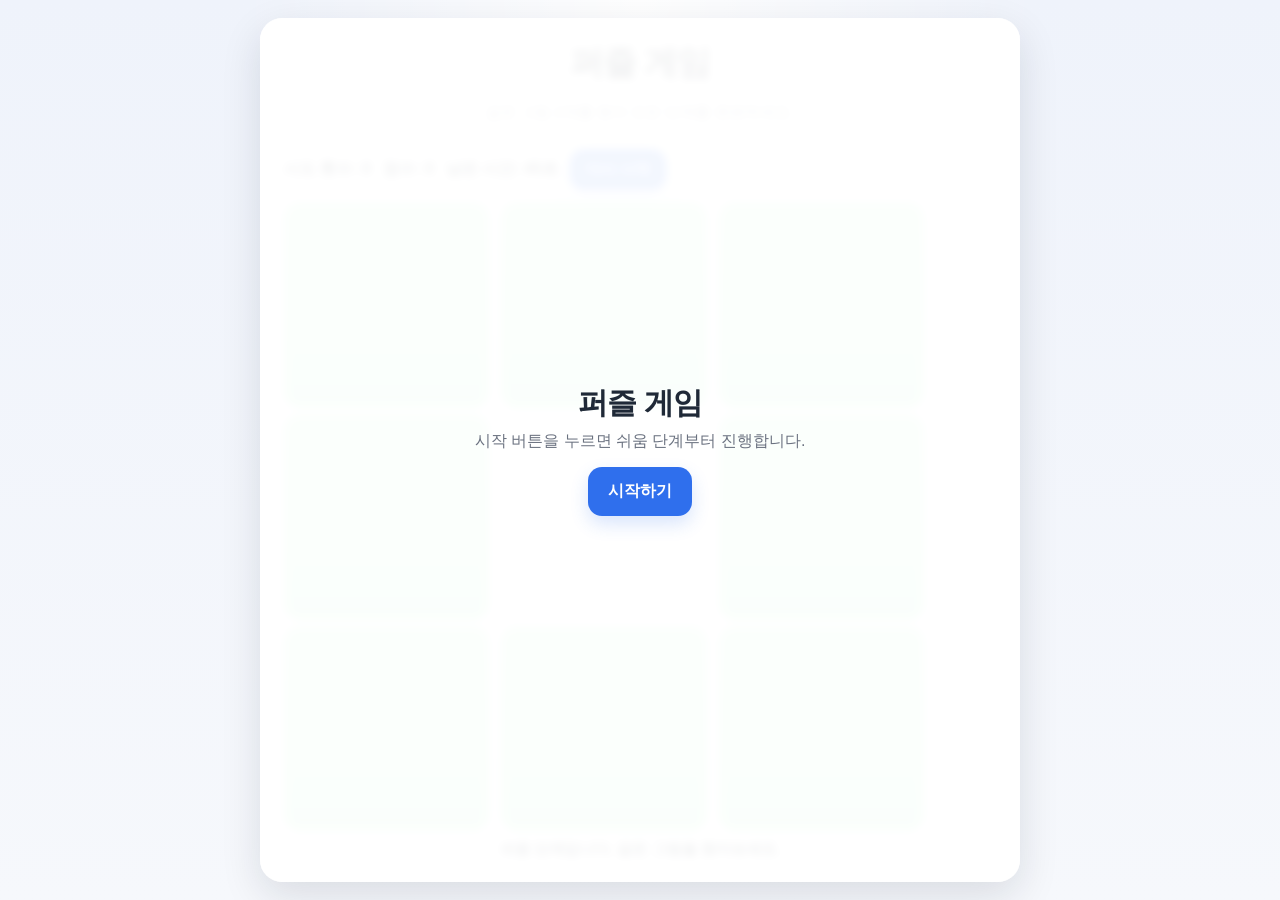
<file: Day02/puzzle_game_new/index.html>
<!DOCTYPE html>
<html lang="ko">
<head>
  <meta charset="UTF-8" />
  <meta name="viewport" content="width=device-width, initial-scale=1.0" />
  <title>퍼즐 게임</title>
  <link rel="stylesheet" href="styles.css" />
</head>
<body>
  <main class="app">
    <div class="screen active" id="startScreen" aria-label="게임 시작 화면">
      <div class="screen-panel">
        <h1 class="screen-title">퍼즐 게임</h1>
        <p class="screen-text">시작 버튼을 누르면 쉬움 단계부터 진행합니다.</p>
        <button class="screen-action" id="startButton" type="button">시작하기</button>
      </div>
    </div>

    <div class="screen" id="endScreen" aria-label="게임 종료 화면" aria-hidden="true">
      <div class="screen-panel">
        <h1 class="screen-title">축하합니다</h1>
        <p class="screen-text" id="endScreenText">모든 단계를 완료했습니다.</p>
        <button class="screen-action" id="playAgainButton" type="button">다시 하기</button>
      </div>
    </div>

    <div class="game" id="gameArea" hidden>
      <h1 class="title">퍼즐 게임</h1>
      <p class="subtitle">같은 그림 2개를 찾아 모든 단계를 완료하세요.</p>

      <section class="toolbar" aria-label="게임 정보">
        <div class="info-group">
          <div class="stat">시도 횟수: <span id="attemptCount">0</span></div>
          <div class="stat">점수: <span id="scoreCount">0</span></div>
          <div class="stat">남은 시간: <span id="timeCount">0</span>초</div>
          <button class="restart" id="restartButton" type="button">다시 시작</button>
        </div>

        <!--
        <label class="level" for="levelSelect">
          시작 단계
          <select id="levelSelect" aria-label="난이도 선택">
            <option value="easy">쉬움</option>
            <option value="normal1">보통1</option>
            <option value="normal2">보통2</option>
            <option value="hard">어려움</option>
          </select>
        </label>
        -->
      </section>

      <section class="board" id="board" aria-label="퍼즐 보드"></section>

      <div class="message" id="message">카드를 뒤집어서 같은 그림을 찾아보세요.</div>
    </div>
  </main>

  <script src="script.js"></script>
</body>
</html>
</file>
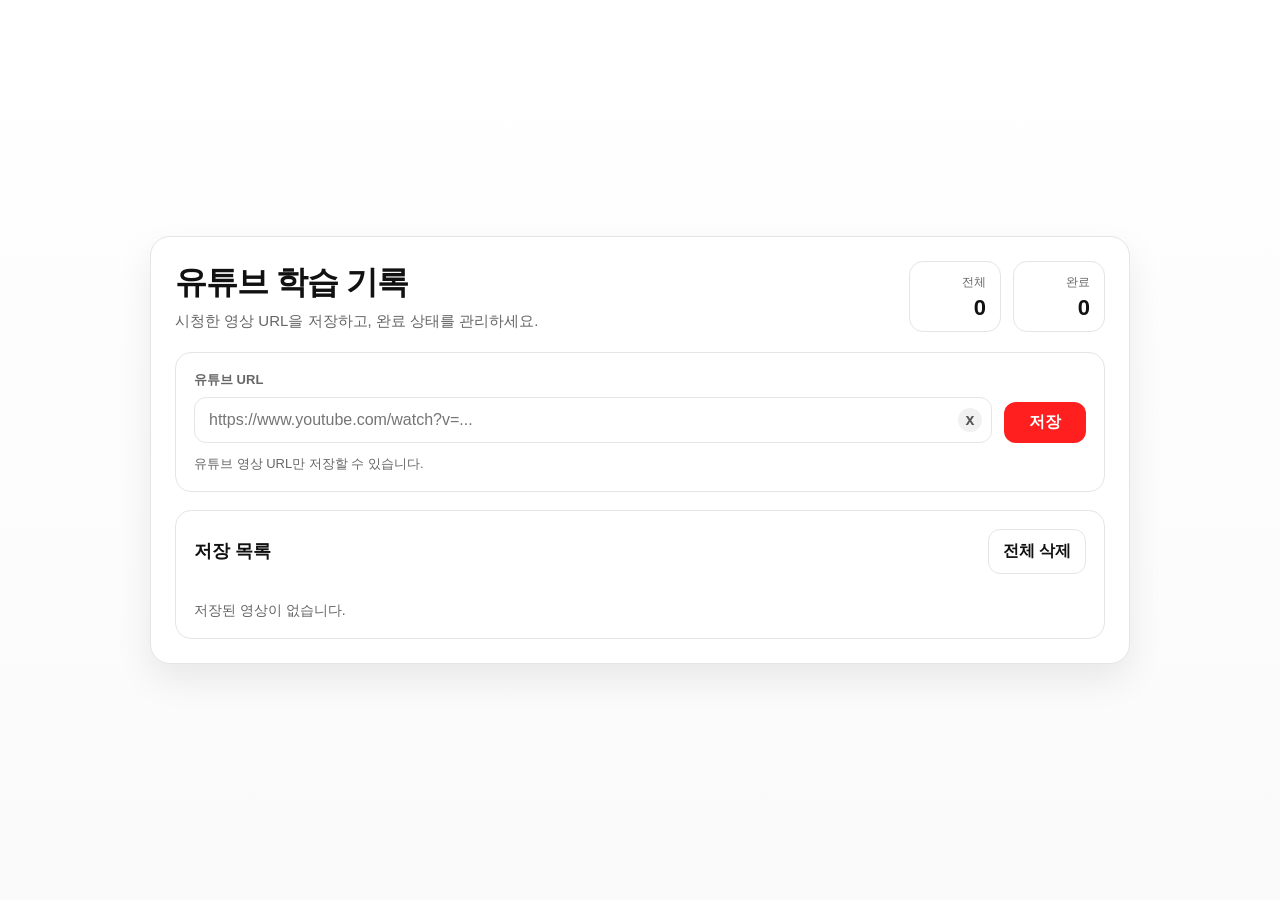
<file: Day02/youtube_log/index.html>
<!DOCTYPE html>
<html lang="ko">
<head>
  <meta charset="UTF-8" />
  <meta name="viewport" content="width=device-width, initial-scale=1.0" />
  <title>유튜브 학습 기록 앱</title>
  <link rel="icon" href="favicon.svg" type="image/svg+xml" />
  <link rel="stylesheet" href="styles.css" />
</head>
<body>
  <main class="app">
    <header class="header">
      <div>
        <h1 class="title">유튜브 학습 기록</h1>
        <p class="subtitle">시청한 영상 URL을 저장하고, 완료 상태를 관리하세요.</p>
      </div>
      <div class="stats" aria-label="요약 정보">
        <div class="stat">
          <span class="stat-label">전체</span>
          <strong id="totalCount">0</strong>
        </div>
        <div class="stat">
          <span class="stat-label">완료</span>
          <strong id="doneCount">0</strong>
        </div>
      </div>
    </header>

    <section class="panel" aria-label="URL 추가">
      <form id="entryForm" class="entry-form">
        <label class="field">
          <span class="field-label">유튜브 URL</span>
          <div class="input-shell">
            <input id="urlInput" type="url" placeholder="https://www.youtube.com/watch?v=..." autocomplete="off" />
            <button class="clear-input-button" id="clearInputButton" type="button" aria-label="입력 내용 지우기">x</button>
          </div>
        </label>
        <button class="primary-button" type="submit">저장</button>
      </form>
      <p class="hint" id="formHint">유튜브 영상 URL만 저장할 수 있습니다.</p>
    </section>

    <section class="list-section" aria-label="저장된 목록">
      <div class="list-header">
        <h2 class="section-title">저장 목록</h2>
        <button class="ghost-button" id="clearAllButton" type="button">전체 삭제</button>
      </div>
      <ul class="list" id="videoList"></ul>
      <p class="empty-state" id="emptyState">저장된 영상이 없습니다.</p>
    </section>
  </main>

  <script src="script.js"></script>
</body>
</html>
</file>
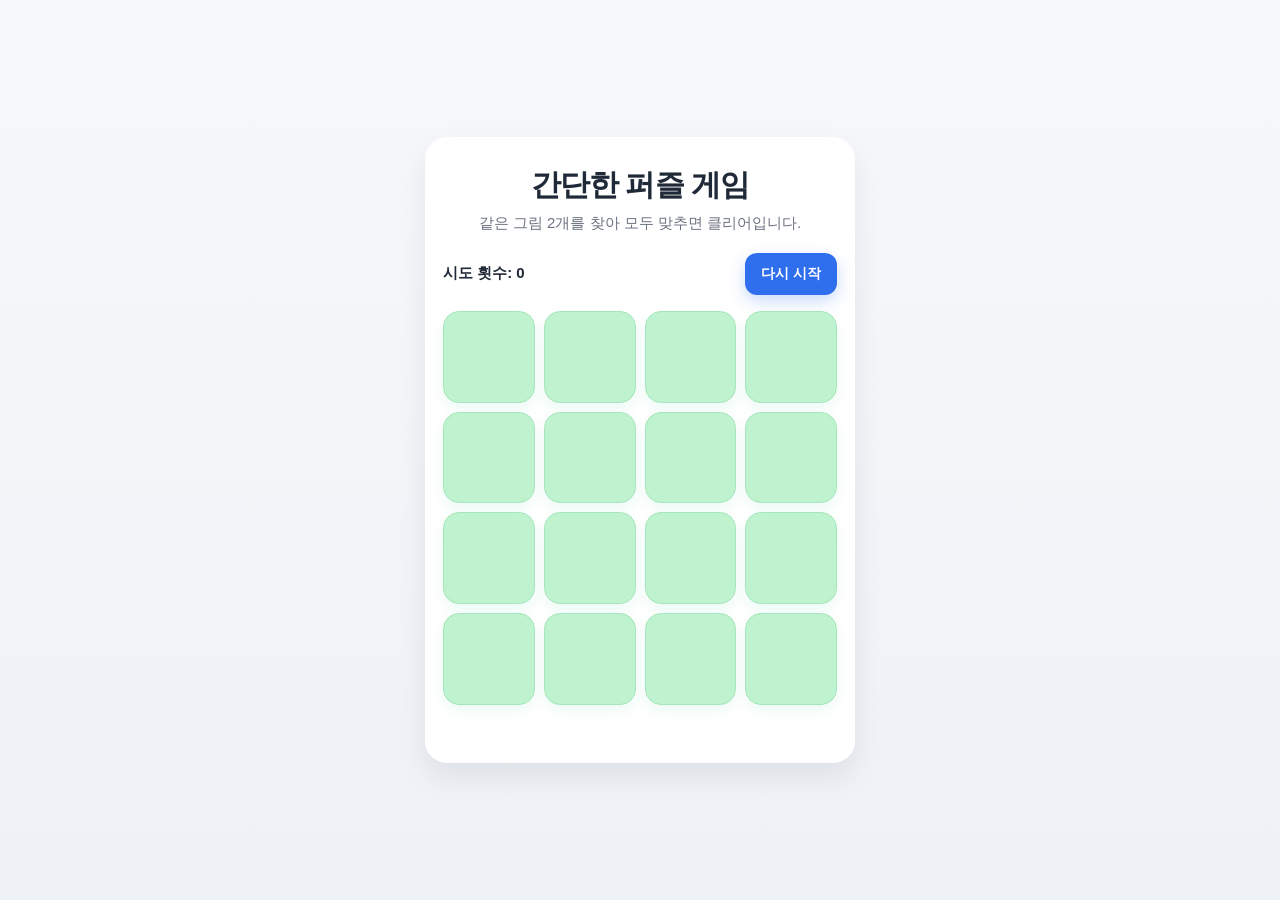
<file: Day01/puzzle_game/index_my.html>
<!DOCTYPE html>
<html lang="ko">
<head>
  <meta charset="UTF-8" />
  <meta name="viewport" content="width=device-width, initial-scale=1.0" />
  <title>간단한 퍼즐 게임</title>
  <style>
    :root {
      --bg: #f4f5f8;
      --card: #ffffff;
      --text: #1f2937;
      --muted: #6b7280;
      --accent: #2f6fed;
      --accent-dark: #2459c8;
      --tile: #bff3cf;
      --tile-border: #a7e6bb;
      --tile-shadow: 0 6px 14px rgba(16, 185, 129, 0.08);
      --matched: #ffffff;
      --matched-bg: #dff8e7;
      --shadow: 0 14px 30px rgba(15, 23, 42, 0.08);
    }

    * {
      box-sizing: border-box;
    }

    body {
      margin: 0;
      min-height: 100vh;
      display: flex;
      align-items: center;
      justify-content: center;
      padding: 16px;
      font-family: Arial, Helvetica, sans-serif;
      background: linear-gradient(180deg, #f7f8fb 0%, #eef1f6 100%);
      color: var(--text);
    }

    .app {
      width: 100%;
      max-width: 430px;
      background: var(--card);
      border-radius: 22px;
      box-shadow: var(--shadow);
      padding: 22px 18px 18px;
    }

    .title {
      margin: 6px 0 6px;
      text-align: center;
      font-size: 30px;
      font-weight: 800;
      letter-spacing: -0.03em;
    }

    .subtitle {
      margin: 0 0 18px;
      text-align: center;
      color: var(--muted);
      font-size: 15px;
      line-height: 1.5;
    }

    .topbar {
      display: flex;
      align-items: center;
      justify-content: space-between;
      gap: 12px;
      margin-bottom: 16px;
    }

    .counter {
      font-size: 15px;
      font-weight: 700;
      color: #1f2937;
    }

    .restart {
      border: 0;
      border-radius: 12px;
      padding: 12px 16px;
      background: var(--accent);
      color: #fff;
      font-size: 14px;
      font-weight: 700;
      cursor: pointer;
      box-shadow: 0 6px 16px rgba(47, 111, 237, 0.25);
      transition: transform 0.15s ease, background 0.15s ease;
    }

    .restart:hover {
      background: var(--accent-dark);
      transform: translateY(-1px);
    }

    .board {
      display: grid;
      grid-template-columns: repeat(4, 1fr);
      gap: 9px;
    }

    .tile {
      aspect-ratio: 1 / 1;
      border: 1px solid var(--tile-border);
      border-radius: 16px;
      background: var(--tile);
      box-shadow: var(--tile-shadow);
      display: flex;
      align-items: center;
      justify-content: center;
      font-size: 28px;
      user-select: none;
      cursor: pointer;
      transition: transform 0.15s ease, box-shadow 0.15s ease, background 0.15s ease;
    }

    .tile:hover {
      transform: translateY(-1px);
    }

    .tile.revealed {
      background: #dff9e7;
    }

    .tile.matched {
      background: var(--matched-bg);
      color: #000;
      cursor: default;
      box-shadow: none;
    }

    .tile.locked {
      cursor: default;
    }

    .message {
      margin: 16px 0 0;
      text-align: center;
      font-size: 15px;
      font-weight: 700;
      color: #1f2937;
      min-height: 24px;
    }

    .message.win {
      color: #166534;
    }

    @media (max-width: 420px) {
      .app {
        padding: 18px 14px 14px;
      }

      .title {
        font-size: 26px;
      }

      .subtitle {
        font-size: 14px;
      }

      .tile {
        font-size: 26px;
        border-radius: 14px;
      }
    }
  </style>
</head>
<body>
  <main class="app">
    <h1 class="title">간단한 퍼즐 게임</h1>
    <p class="subtitle">같은 그림 2개를 찾아 모두 맞추면 클리어입니다.</p>

    <div class="topbar">
      <div class="counter">시도 횟수: <span id="moves">0</span></div>
      <button class="restart" id="restartButton">다시 시작</button>
    </div>

    <section class="board" id="board" aria-label="퍼즐 보드"></section>
    <p class="message" id="message"></p>
  </main>

  <script>
    const emoji_list = ["🍇", "🍓", "🥝", "🍑", "🍉", "🍒", "🍊", "🍋"];
    const board_el = document.getElementById("board");
    const moves_el = document.getElementById("moves");
    const message_el = document.getElementById("message");
    const restart_button = document.getElementById("restartButton");

    // 첫 번째로 선택한 카드입니다.
    let first_tile = null;
    // 두 번째로 선택한 카드입니다.
    let second_tile = null;
    // 카드 2장을 비교하는 동안 다른 클릭을 막는 잠금 장치입니다.
    let is_locked = false;
    // 시도 횟수를 저장합니다.
    let moves_count = 0;
    // 맞춘 카드 쌍의 개수를 저장합니다.
    let matched_count = 0;
    // 틀린 카드를 다시 숨길 때 사용하는 타이머입니다.
    let mismatch_timer = null;

    // 배열을 무작위로 섞어서 반환합니다.
    function shuffle_array(array) {
      const copied_array = [...array];

      for (let index = copied_array.length - 1; index > 0; index -= 1) {
        const random_index = Math.floor(Math.random() * (index + 1));
        [copied_array[index], copied_array[random_index]] = [
          copied_array[random_index],
          copied_array[index]
        ];
      }

      return copied_array;
    }

    // 안내 문구를 화면에 보여줍니다.
    function set_message(message_text, is_win = false) {
      message_el.textContent = message_text;
      message_el.classList.toggle("win", is_win);
    }

    // 시도 횟수 표시를 갱신합니다.
    function set_moves_text() {
      moves_el.textContent = String(moves_count);
    }

    // 카드 선택 상태를 초기화합니다.
    function clear_selection() {
      first_tile = null;
      second_tile = null;
      is_locked = false;
    }

    // 두 카드가 같은 그림일 때 맞춘 카드로 표시합니다.
    function mark_matched_tiles(first_matched_tile, second_matched_tile) {
      first_matched_tile.classList.add("matched");
      second_matched_tile.classList.add("matched");
      first_matched_tile.classList.add("locked");
      second_matched_tile.classList.add("locked");
      first_matched_tile.removeAttribute("aria-pressed");
      second_matched_tile.removeAttribute("aria-pressed");
    }

    // 모든 짝을 다 맞췄는지 확인합니다.
    function check_win_state() {
      if (matched_count === emoji_list.length) {
        set_message(`축하합니다! ${moves_count}번 만에 모두 맞췄습니다.`, true);
      }
    }

    // 카드의 앞면을 보여줍니다.
    function reveal_tile(tile_element) {
      tile_element.classList.add("revealed");
      tile_element.textContent = tile_element.dataset.emoji;
      tile_element.setAttribute("aria-pressed", "true");
    }

    // 카드의 앞면을 다시 숨깁니다.
    function hide_tile(tile_element) {
      tile_element.classList.remove("revealed");
      tile_element.textContent = "";
      tile_element.removeAttribute("aria-pressed");
    }

    // 카드 1장을 만들어 반환합니다.
    function create_tile(emoji) {
      const tile_element = document.createElement("button");
      tile_element.type = "button";
      tile_element.className = "tile";
      tile_element.dataset.emoji = emoji;
      tile_element.textContent = "";
      tile_element.setAttribute("aria-label", "퍼즐 타일");
      tile_element.addEventListener("click", handle_tile_click);
      return tile_element;
    }

    // 틀린 카드 2장을 잠시 뒤 다시 숨깁니다.
    function hide_mismatch_tiles() {
      if (mismatch_timer) {
        clearTimeout(mismatch_timer);
      }

      mismatch_timer = setTimeout(() => {
        hide_tile(first_tile);
        hide_tile(second_tile);
        mismatch_timer = null;
        clear_selection();
      }, 650);
    }

    // 첫 번째 카드인지, 두 번째 카드인지에 따라 처리합니다.
    function handle_tile_click(event) {
      const clicked_tile = event.currentTarget;

      // 비교 중이거나, 이미 맞춘 카드이거나, 같은 카드를 다시 누르면 무시합니다.
      if (is_locked || clicked_tile.classList.contains("matched") || clicked_tile === first_tile) {
        return;
      }

      // 클릭한 카드는 일단 앞면을 보여줍니다.
      reveal_tile(clicked_tile);

      // 첫 번째 카드라면 저장만 하고 종료합니다.
      if (!first_tile) {
        first_tile = clicked_tile;
        return;
      }

      // 두 번째 카드가 눌렸으므로 이제 비교를 시작합니다.
      second_tile = clicked_tile;
      is_locked = true;
      moves_count += 1;
      set_moves_text();

      // 두 카드의 이모지가 같은지 비교합니다.
      const is_match = first_tile.dataset.emoji === second_tile.dataset.emoji;

      if (is_match) {
        mark_matched_tiles(first_tile, second_tile);
        matched_count += 1;
        set_message("정답입니다!");
        clear_selection();
        check_win_state();
        return;
      }

      set_message("다시 시도해 보세요.");
      hide_mismatch_tiles();
    }

    // 새 게임을 시작할 때 화면을 다시 그립니다.
    function render_game_board() {
      board_el.innerHTML = "";

      // 8개 이모지를 2장씩 넣어서 16장으로 만듭니다.
      const deck = shuffle_array([...emoji_list, ...emoji_list]);
      const tile_elements = deck.map(create_tile);

      tile_elements.forEach((tile_element) => {
        board_el.appendChild(tile_element);
      });
    }

    // 게임 상태를 처음부터 다시 시작합니다.
    function reset_game() {
      if (mismatch_timer) {
        clearTimeout(mismatch_timer);
        mismatch_timer = null;
      }

      clear_selection();
      moves_count = 0;
      matched_count = 0;

      set_moves_text();
      set_message("");
      render_game_board();
    }

    restart_button.addEventListener("click", reset_game);
    reset_game();
  </script>
</body>
</html>
</file>
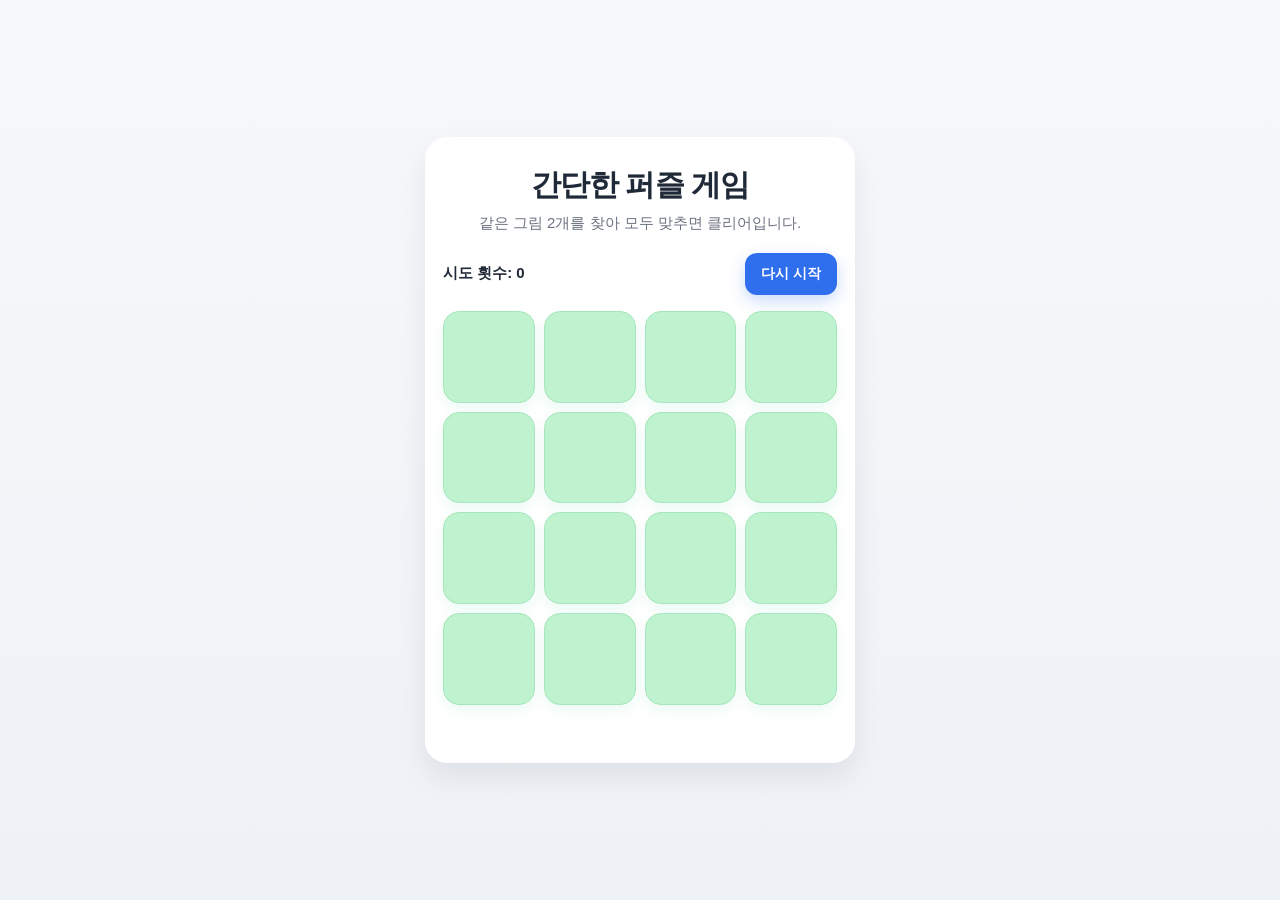
<file: Day01/puzzle_game/index_origin.html>
<!DOCTYPE html>
<html lang="ko">
<head>
  <meta charset="UTF-8" />
  <meta name="viewport" content="width=device-width, initial-scale=1.0" />
  <title>간단한 퍼즐 게임</title>
  <style>
    :root {
      --bg: #f4f5f8;
      --card: #ffffff;
      --text: #1f2937;
      --muted: #6b7280;
      --accent: #2f6fed;
      --accent-dark: #2459c8;
      --tile: #bff3cf;
      --tile-border: #a7e6bb;
      --tile-shadow: 0 6px 14px rgba(16, 185, 129, 0.08);
      --matched: #ffffff;
      --matched-bg: #dff8e7;
      --shadow: 0 14px 30px rgba(15, 23, 42, 0.08);
    }

    * {
      box-sizing: border-box;
    }

    body {
      margin: 0;
      min-height: 100vh;
      display: flex;
      align-items: center;
      justify-content: center;
      padding: 16px;
      font-family: Arial, Helvetica, sans-serif;
      background: linear-gradient(180deg, #f7f8fb 0%, #eef1f6 100%);
      color: var(--text);
    }

    .app {
      width: 100%;
      max-width: 430px;
      background: var(--card);
      border-radius: 22px;
      box-shadow: var(--shadow);
      padding: 22px 18px 18px;
    }

    .title {
      margin: 6px 0 6px;
      text-align: center;
      font-size: 30px;
      font-weight: 800;
      letter-spacing: -0.03em;
    }

    .subtitle {
      margin: 0 0 18px;
      text-align: center;
      color: var(--muted);
      font-size: 15px;
      line-height: 1.5;
    }

    .topbar {
      display: flex;
      align-items: center;
      justify-content: space-between;
      gap: 12px;
      margin-bottom: 16px;
    }

    .counter {
      font-size: 15px;
      font-weight: 700;
      color: #1f2937;
    }

    .restart {
      border: 0;
      border-radius: 12px;
      padding: 12px 16px;
      background: var(--accent);
      color: #fff;
      font-size: 14px;
      font-weight: 700;
      cursor: pointer;
      box-shadow: 0 6px 16px rgba(47, 111, 237, 0.25);
      transition: transform 0.15s ease, background 0.15s ease;
    }

    .restart:hover {
      background: var(--accent-dark);
      transform: translateY(-1px);
    }

    .board {
      display: grid;
      grid-template-columns: repeat(4, 1fr);
      gap: 9px;
    }

    .tile {
      aspect-ratio: 1 / 1;
      border: 1px solid var(--tile-border);
      border-radius: 16px;
      background: var(--tile);
      box-shadow: var(--tile-shadow);
      display: flex;
      align-items: center;
      justify-content: center;
      font-size: 28px;
      user-select: none;
      cursor: pointer;
      transition: transform 0.15s ease, box-shadow 0.15s ease, background 0.15s ease;
    }

    .tile:hover {
      transform: translateY(-1px);
    }

    .tile.revealed {
      background: #dff9e7;
    }

    .tile.matched {
      background: var(--matched-bg);
      color: #000;
      cursor: default;
      box-shadow: none;
    }

    .tile.locked {
      cursor: default;
    }

    .message {
      margin: 16px 0 0;
      text-align: center;
      font-size: 15px;
      font-weight: 700;
      color: #1f2937;
      min-height: 24px;
    }

    .message.win {
      color: #166534;
    }

    @media (max-width: 420px) {
      .app {
        padding: 18px 14px 14px;
      }

      .title {
        font-size: 26px;
      }

      .subtitle {
        font-size: 14px;
      }

      .tile {
        font-size: 26px;
        border-radius: 14px;
      }
    }
  </style>
</head>
<body>
  <main class="app">
    <h1 class="title">간단한 퍼즐 게임</h1>
    <p class="subtitle">같은 그림 2개를 찾아 모두 맞추면 클리어입니다.</p>

    <div class="topbar">
      <div class="counter">시도 횟수: <span id="moves">0</span></div>
      <button class="restart" id="restartButton">다시 시작</button>
    </div>

    <section class="board" id="board" aria-label="퍼즐 보드"></section>
    <p class="message" id="message"></p>
  </main>

  <script>
    const emojis = ["🍇", "🍓", "🥝", "🍑", "🍉", "🍒", "🍊", "🍋"];
    const board = document.getElementById("board");
    const movesEl = document.getElementById("moves");
    const messageEl = document.getElementById("message");
    const restartButton = document.getElementById("restartButton");

    // 지금까지 사용자가 선택한 첫 번째/두 번째 카드입니다.
    let firstTile = null;
    let secondTile = null;
    // 카드 두 장을 비교하는 동안에는 추가 클릭을 막습니다.
    let locked = false;
    // 사용자가 몇 번 시도했는지 기록합니다.
    let moves = 0;
    // 맞춘 짝의 개수를 기록합니다.
    let matchedCount = 0;
    // 화면에 그려진 카드 DOM 목록입니다.
    let tiles = [];
    // 틀린 카드 2장을 다시 숨길 때 사용하는 타이머입니다.
    let mismatchTimer = null;

    // 배열을 무작위 순서로 섞는 함수입니다.
    function shuffle(array) {
      const copy = [...array];
      for (let i = copy.length - 1; i > 0; i--) {
        const j = Math.floor(Math.random() * (i + 1));
        [copy[i], copy[j]] = [copy[j], copy[i]];
      }
      return copy;
    }

    // 화면 아래 메시지를 보여주고, 성공 메시지일 때는 색을 바꿉니다.
    function updateMessage(text, isWin = false) {
      messageEl.textContent = text;
      messageEl.classList.toggle("win", isWin);
    }

    // 시도 횟수 표시를 갱신합니다.
    function updateMoves() {
      movesEl.textContent = String(moves);
    }

    // 카드 선택 상태를 초기화합니다.
    function resetSelection() {
      firstTile = null;
      secondTile = null;
      locked = false;
    }

    // 두 카드가 같은 그림일 때, 맞춘 카드로 표시합니다.
    function markMatched(tileA, tileB) {
      tileA.classList.add("matched");
      tileB.classList.add("matched");
      tileA.classList.add("locked");
      tileB.classList.add("locked");
      tileA.removeAttribute("aria-pressed");
      tileB.removeAttribute("aria-pressed");
    }

    // 모든 카드 짝을 맞췄는지 확인합니다.
    function checkWin() {
      if (matchedCount === emojis.length) {
        updateMessage(`축하합니다! ${moves}번 만에 모두 맞췄습니다.`, true);
      }
    }

    // 카드 하나를 클릭했을 때 실행되는 함수입니다.
    function handleTileClick(event) {
      const tile = event.currentTarget;

      // 이미 비교 중이거나, 이미 맞춘 카드이거나, 같은 카드를 다시 누르면 무시합니다.
      if (locked || tile.classList.contains("matched") || tile === firstTile) {
        return;
      }

      // 카드를 뒤집어서 그림을 보여줍니다.
      tile.classList.add("revealed");
      tile.textContent = tile.dataset.emoji;
      tile.setAttribute("aria-pressed", "true");

      // 첫 번째 카드라면 저장만 하고 다음 클릭을 기다립니다.
      if (!firstTile) {
        firstTile = tile;
        return;
      }

      // 두 번째 카드를 클릭하면 둘을 비교합니다.
      secondTile = tile;
      locked = true;
      moves += 1;
      updateMoves();

      // 두 카드의 그림이 같은지 비교합니다.
      const isMatch = firstTile.dataset.emoji === secondTile.dataset.emoji;

      if (isMatch) {
        // 같으면 맞춘 카드로 고정합니다.
        markMatched(firstTile, secondTile);
        matchedCount += 1;
        updateMessage("정답입니다!");
        resetSelection();
        checkWin();
        return;
      }

      // 다르면 잠시 보여준 뒤 다시 숨깁니다.
      updateMessage("다시 시도해 보세요.");
      if (mismatchTimer) {
        clearTimeout(mismatchTimer);
      }

      mismatchTimer = setTimeout(() => {
        firstTile.classList.remove("revealed");
        secondTile.classList.remove("revealed");
        firstTile.textContent = "";
        secondTile.textContent = "";
        firstTile.removeAttribute("aria-pressed");
        secondTile.removeAttribute("aria-pressed");
        mismatchTimer = null;
        resetSelection();
      }, 650);
    }

    // 카드 1장을 DOM 버튼으로 만들어 반환합니다.
    function createTile(emoji) {
      // 버튼 요소를 하나 생성합니다.
      const tile = document.createElement("button");
      // 버튼이 기본 submit 동작을 하지 않도록 설정합니다.
      tile.type = "button";
      // CSS에서 사용할 클래스 이름을 붙입니다.
      tile.className = "tile";
      // 이 카드가 어떤 이모지인지 data 속성에 저장합니다.
      tile.dataset.emoji = emoji;
      // 처음에는 카드 앞면을 비워 둡니다.
      tile.textContent = "";
      // 스크린 리더가 읽을 수 있도록 설명을 넣습니다.
      tile.setAttribute("aria-label", "퍼즐 타일");
      // 클릭하면 카드 뒤집기 로직이 실행되도록 연결합니다.
      tile.addEventListener("click", handleTileClick);
      // 완성된 카드 버튼을 돌려줍니다.
      return tile;
    }

    // 게임을 처음 상태로 다시 시작합니다.
    function startGame() {
      // 기존 보드를 지우고, 남아 있는 타이머도 정리합니다.
      board.innerHTML = "";
      if (mismatchTimer) {
        clearTimeout(mismatchTimer);
        mismatchTimer = null;
      }
      firstTile = null;
      secondTile = null;
      locked = false;
      moves = 0;
      matchedCount = 0;

      updateMoves();
      updateMessage("");

      // 8개의 이모지를 2장씩 넣어서 총 16장의 카드를 만든 뒤 섞습니다.
      const deck = shuffle([...emojis, ...emojis]);
      tiles = deck.map(createTile);
      tiles.forEach((tile) => board.appendChild(tile));
    }

    restartButton.addEventListener("click", startGame);
    startGame();
  </script>
</body>
</html>
</file>
<file: Day02/difference Picture_game/styles.css>
:root {
  --bg-1: #0d1b2a;
  --bg-2: #11253e;
  --panel: rgba(11, 18, 31, 0.78);
  --panel-border: rgba(255, 255, 255, 0.1);
  --card: rgba(255, 255, 255, 0.08);
  --card-border: rgba(255, 255, 255, 0.12);
  --text: #f8fafc;
  --muted: #b7c4d6;
  --accent: #ffd166;
  --accent-strong: #ff9f1c;
  --good: #7dd3a7;
  --danger: #ff7b7b;
  --shadow: 0 24px 80px rgba(0, 0, 0, 0.34);
}

* {
  box-sizing: border-box;
}

html,
body {
  min-height: 100%;
}

body {
  margin: 0;
  min-height: 100vh;
  display: grid;
  place-items: center;
  padding: 16px;
  color: var(--text);
  font-family: "Segoe UI", "Apple SD Gothic Neo", "Malgun Gothic", sans-serif;
  background:
    radial-gradient(circle at top, rgba(255, 209, 102, 0.18), transparent 32%),
    radial-gradient(circle at bottom right, rgba(125, 211, 167, 0.12), transparent 28%),
    linear-gradient(160deg, var(--bg-1), var(--bg-2));
}

.app {
  width: min(100%, 1200px);
  min-height: calc(100vh - 32px);
  min-height: calc(100svh - 32px);
  position: relative;
  overflow: hidden;
  border: 1px solid rgba(255, 255, 255, 0.08);
  border-radius: 28px;
  box-shadow: var(--shadow);
  background:
    radial-gradient(circle at top left, rgba(255, 255, 255, 0.08), transparent 28%),
    linear-gradient(180deg, rgba(8, 14, 25, 0.86), rgba(10, 17, 30, 0.96));
}

.game {
  min-height: 100%;
  padding: 26px;
  display: flex;
  flex-direction: column;
  gap: 18px;
}

.screen {
  position: absolute;
  inset: 0;
  display: none;
  place-items: center;
  padding: 24px;
  background:
    radial-gradient(circle at top, rgba(255, 255, 255, 0.06), transparent 32%),
    rgba(7, 12, 22, 0.88);
  backdrop-filter: blur(10px);
  z-index: 5;
}

.screen.active {
  display: grid;
}

.screen-panel {
  width: min(100%, 520px);
  text-align: center;
  padding: 34px 28px;
  border-radius: 28px;
  border: 1px solid var(--panel-border);
  background: linear-gradient(180deg, rgba(255, 255, 255, 0.08), rgba(255, 255, 255, 0.05));
  box-shadow: var(--shadow);
}

.eyebrow {
  margin: 0 0 10px;
  color: var(--accent);
  font-size: 12px;
  font-weight: 800;
  letter-spacing: 0.16em;
  text-transform: uppercase;
}

.screen-title,
.title {
  margin: 0;
  letter-spacing: -0.04em;
}

.screen-title {
  font-size: clamp(30px, 5vw, 54px);
  line-height: 1.06;
}

.title {
  font-size: clamp(28px, 4vw, 42px);
  line-height: 1.12;
}

.screen-text,
.subtitle,
.message {
  line-height: 1.6;
}

.screen-text {
  margin: 14px 0 24px;
  color: var(--muted);
  font-size: 16px;
}

.screen-action,
.ghost-button {
  border: 0;
  cursor: pointer;
  font: inherit;
  font-weight: 800;
  border-radius: 16px;
  transition: transform 0.15s ease, background 0.2s ease, border-color 0.2s ease, opacity 0.2s ease;
}

.screen-action {
  padding: 14px 22px;
  color: #1b1b1b;
  background: linear-gradient(180deg, #ffe08a, #ffbf47);
  box-shadow: 0 12px 26px rgba(255, 191, 71, 0.25);
}

.screen-action:hover,
.ghost-button:hover {
  transform: translateY(-1px);
}

.game::before {
  content: "";
  position: absolute;
  inset: auto -12% -16% auto;
  width: 26rem;
  height: 26rem;
  border-radius: 50%;
  background: radial-gradient(circle, rgba(255, 209, 102, 0.08), transparent 70%);
  pointer-events: none;
}

.header {
  display: flex;
  justify-content: space-between;
  align-items: end;
  gap: 16px;
  flex-wrap: wrap;
}

.subtitle {
  margin: 8px 0 0;
  color: var(--muted);
  font-size: 15px;
}

.header-actions {
  display: flex;
  gap: 10px;
  flex-wrap: wrap;
}

.ghost-button {
  padding: 12px 16px;
  color: var(--text);
  background: rgba(255, 255, 255, 0.06);
  border: 1px solid rgba(255, 255, 255, 0.12);
}

.ghost-button:hover {
  background: rgba(255, 255, 255, 0.1);
}

.status-bar {
  display: grid;
  grid-template-columns: repeat(3, minmax(0, 1fr));
  gap: 12px;
}

.status-card {
  padding: 16px 18px;
  border-radius: 18px;
  background: var(--card);
  border: 1px solid var(--card-border);
  backdrop-filter: blur(6px);
}

.status-label {
  display: block;
  color: var(--muted);
  font-size: 12px;
  letter-spacing: 0.08em;
  text-transform: uppercase;
  margin-bottom: 8px;
}

.status-value {
  font-size: 20px;
  letter-spacing: -0.03em;
}

.board {
  flex: 1;
  min-height: 0;
  display: grid;
  grid-template-columns: repeat(2, minmax(0, 1fr));
  gap: 18px;
}

.picture-card {
  display: flex;
  flex-direction: column;
  gap: 12px;
  min-width: 0;
  min-height: 0;
}

.picture-header {
  display: flex;
  justify-content: space-between;
  gap: 8px;
  align-items: center;
  color: var(--muted);
  font-size: 13px;
}

.picture-label {
  color: var(--text);
  font-weight: 700;
}

.picture-hint {
  padding: 4px 10px;
  border-radius: 999px;
  background: rgba(255, 255, 255, 0.08);
  border: 1px solid rgba(255, 255, 255, 0.1);
}

.scene-frame {
  position: relative;
  width: 100%;
  min-height: 320px;
  border-radius: 24px;
  overflow: hidden;
  border: 1px solid rgba(255, 255, 255, 0.12);
  background: rgba(255, 255, 255, 0.04);
  box-shadow: inset 0 1px 0 rgba(255, 255, 255, 0.05);
  cursor: default;
}

.scene-canvas {
  position: relative;
  width: 100%;
  min-height: 320px;
  overflow: hidden;
  display: block;
}

.scene-image {
  position: absolute;
  inset: 0;
  width: 100%;
  height: 100%;
  display: block;
  object-fit: fill;
  user-select: none;
  pointer-events: none;
}

.marker-layer {
  position: absolute;
  inset: 0;
  z-index: 3;
  pointer-events: none;
}

.difference-layer,
.guess-layer {
  position: absolute;
  inset: 0;
  z-index: 2;
  cursor: default;
}

.difference-layer {
  z-index: 2;
  pointer-events: none;
}

.difference-visual {
  position: absolute;
  transform: translate(-50%, -50%);
  font-weight: 900;
  line-height: 1;
  text-shadow: 0 0 8px rgba(0, 0, 0, 0.28);
  filter: drop-shadow(0 2px 2px rgba(0, 0, 0, 0.18));
  pointer-events: none;
}

.feedback-mark {
  position: absolute;
  transform: translate(-50%, -50%);
  pointer-events: none;
  z-index: 4;
}

.feedback-mark.right {
  width: 58px;
  height: 58px;
  border-radius: 50%;
  border: 4px solid rgba(255, 209, 102, 0.98);
  box-shadow: 0 0 0 4px rgba(255, 209, 102, 0.16);
}

.feedback-mark.right::after {
  content: "";
  position: absolute;
  inset: 10px;
  border-radius: 50%;
  border: 2px solid rgba(255, 255, 255, 0.24);
}

.feedback-mark.wrong {
  width: 56px;
  height: 56px;
  display: grid;
  place-items: center;
  color: rgba(255, 122, 122, 0.98);
  font-size: 38px;
  font-weight: 900;
  text-shadow: 0 0 10px rgba(0, 0, 0, 0.35);
}

.marker {
  position: absolute;
  transform: translate(-50%, -50%);
  width: 64px;
  height: 64px;
  border-radius: 50%;
  border: 4px solid rgba(255, 209, 102, 0.95);
  box-shadow: 0 0 0 4px rgba(255, 209, 102, 0.14);
  pointer-events: none;
}

.marker::after {
  content: "";
  position: absolute;
  inset: 11px;
  border-radius: 50%;
  border: 2px solid rgba(255, 255, 255, 0.22);
}

.message {
  margin: 0;
  min-height: 26px;
  text-align: center;
  font-size: 15px;
  color: var(--muted);
}

.message.good {
  color: var(--good);
}

.message.bad {
  color: var(--danger);
}

@media (max-width: 900px) {
  .board {
    grid-template-columns: 1fr;
  }
}

@media (max-width: 640px) {
  body {
    padding: 10px;
  }

  .app {
    min-height: calc(100vh - 20px);
    min-height: calc(100svh - 20px);
    border-radius: 22px;
  }

  .game {
    padding: 18px;
  }

  .status-bar {
    grid-template-columns: 1fr;
  }

  .screen-panel {
    padding: 28px 20px;
    border-radius: 22px;
  }

  .header {
    align-items: start;
  }

  .message {
    font-size: 14px;
  }
}
</file>
<file: Day02/puzzle_game_new/styles.css>
:root {
  --bg: #f4f6fb;
  --card: #ffffff;
  --text: #1f2937;
  --muted: #6b7280;
  --board-border: #9be7af;
  --accent: #2f6fed;
  --accent-hover: #2459c9;
  --shadow: 0 14px 40px rgba(15, 23, 42, 0.12);
}

* {
  box-sizing: border-box;
}

body {
  margin: 0;
  min-height: 100vh;
  display: grid;
  place-items: center;
  padding: 18px;
  color: var(--text);
  font-family: Arial, Helvetica, sans-serif;
  background:
    radial-gradient(circle at top, rgba(255, 255, 255, 0.95), transparent 36%),
    linear-gradient(180deg, #eff3fb 0%, #f6f8fc 100%);
  overflow: hidden;
}

.app {
  width: min(100%, 760px);
  height: calc(100vh - 36px);
  height: calc(100svh - 36px);
  background: var(--card);
  border-radius: 22px;
  box-shadow: var(--shadow);
  padding: 24px 24px 20px;
  position: relative;
  overflow: hidden;
  display: flex;
  flex-direction: column;
}

.game {
  display: flex;
  flex: 1;
  min-height: 0;
  flex-direction: column;
  gap: 12px;
}

.screen {
  position: absolute;
  inset: 0;
  display: none;
  place-items: center;
  padding: 22px;
  background: rgba(255, 255, 255, 0.94);
  backdrop-filter: blur(4px);
  z-index: 5;
}

.screen.active {
  display: grid;
}

.screen-panel {
  width: 100%;
  text-align: center;
}

.screen-title {
  margin: 0 0 8px;
  font-size: 30px;
  line-height: 1.2;
  font-weight: 800;
  letter-spacing: -0.03em;
}

.screen-text {
  margin: 0 0 14px;
  color: var(--muted);
  font-size: 16px;
  line-height: 1.5;
  white-space: pre-line;
}

.screen-action {
  border: 0;
  background: var(--accent);
  color: #fff;
  font-size: 16px;
  font-weight: 700;
  padding: 14px 20px;
  border-radius: 14px;
  cursor: pointer;
  box-shadow: 0 8px 18px rgba(47, 111, 237, 0.18);
}

.screen-action:hover {
  background: var(--accent-hover);
}

.title {
  margin: 0;
  text-align: center;
  font-size: 34px;
  line-height: 1.2;
  letter-spacing: -0.03em;
  font-weight: 800;
}

.subtitle {
  margin: 6px 0 14px;
  text-align: center;
  color: var(--muted);
  font-size: 15px;
  line-height: 1.5;
}

.toolbar {
  display: flex;
  align-items: center;
  gap: 12px;
  flex-wrap: wrap;
  margin-bottom: 0;
}

.info-group {
  display: flex;
  align-items: center;
  gap: 12px;
  flex-wrap: wrap;
}

.stat {
  font-size: 16px;
  font-weight: 700;
}

.level {
  display: flex;
  align-items: center;
  gap: 8px;
  font-size: 16px;
  font-weight: 700;
  color: var(--text);
}

.level select {
  border: 1px solid #cfd8e3;
  border-radius: 12px;
  background: #fff;
  color: var(--text);
  font: inherit;
  padding: 10px 12px;
  min-width: 140px;
  cursor: pointer;
}

.restart {
  border: 0;
  background: var(--accent);
  color: #fff;
  font-size: 15px;
  font-weight: 700;
  padding: 11px 16px;
  border-radius: 14px;
  cursor: pointer;
  transition: background 0.2s ease, transform 0.15s ease;
  box-shadow: 0 8px 18px rgba(47, 111, 237, 0.18);
}

.restart:hover {
  background: var(--accent-hover);
}

.restart:active {
  transform: translateY(1px);
}

.board {
  display: grid;
  gap: 12px;
  margin: 0;
  flex: 1;
  min-height: 0;
  align-self: stretch;
  width: min(100%, calc(100svh - 260px), calc(100vh - 260px));
  aspect-ratio: 1 / 1;
  justify-self: center;
}

.card {
  aspect-ratio: 1 / 1;
  border: 1px solid var(--board-border);
  border-radius: 16px;
  background: linear-gradient(180deg, #bdf5cc 0%, #abefbf 100%);
  display: grid;
  place-items: center;
  font-size: 30px;
  cursor: pointer;
  user-select: none;
  position: relative;
  overflow: hidden;
  box-shadow: inset 0 1px 0 rgba(255, 255, 255, 0.35);
  transition: transform 0.15s ease, filter 0.2s ease, background 0.2s ease;
}

.card:hover {
  transform: translateY(-1px);
  filter: brightness(1.01);
}

.card:disabled {
  cursor: default;
}

.card .emoji {
  opacity: 0;
  transform: scale(0.85);
  transition: opacity 0.2s ease, transform 0.2s ease;
}

.card.flipped,
.card.matched {
  background: linear-gradient(180deg, #d4f8dd 0%, #bdf5cc 100%);
}

.card.flipped .emoji,
.card.matched .emoji {
  opacity: 1;
  transform: scale(1);
}

.card.matched {
  box-shadow: inset 0 0 0 1px rgba(47, 111, 237, 0.08);
}

.card.empty {
  visibility: hidden;
  pointer-events: none;
}

.message {
  min-height: 24px;
  text-align: center;
  font-weight: 700;
  font-size: 15px;
  line-height: 1.4;
  color: #1f2937;
}

.message.done {
  color: #1f6b34;
}

@media (max-width: 420px) {
  .app {
    padding: 18px 14px 14px;
    border-radius: 18px;
    height: calc(100vh - 24px);
    height: calc(100svh - 24px);
  }

  .title {
    font-size: 24px;
  }

  .subtitle {
    font-size: 13px;
  }

  .stat {
    font-size: 13px;
  }

  .screen-title {
    font-size: 22px;
  }

  .screen-text {
    font-size: 14px;
  }

  .restart {
    font-size: 13px;
    padding: 9px 12px;
  }

  .card {
    font-size: 22px;
  }
}
</file>
<file: Day02/youtube_log/styles.css>
:root {
  --bg: #f6f6f6;
  --panel: #ffffff;
  --text: #111111;
  --muted: #666666;
  --line: #e5e5e5;
  --red: #ff1f1f;
  --red-dark: #cc1818;
  --soft-red: #fff1f1;
  --done: #137333;
  --shadow: 0 16px 36px rgba(0, 0, 0, 0.08);
}

* {
  box-sizing: border-box;
}

body {
  margin: 0;
  min-height: 100vh;
  font-family: Arial, Helvetica, sans-serif;
  color: var(--text);
  background:
    linear-gradient(180deg, #ffffff 0%, #fafafa 100%);
  display: grid;
  place-items: center;
  padding: 20px;
}

.app {
  width: min(100%, 980px);
  background: var(--panel);
  border: 1px solid var(--line);
  border-radius: 20px;
  box-shadow: var(--shadow);
  padding: 24px;
}

.header {
  display: flex;
  align-items: flex-end;
  justify-content: space-between;
  gap: 20px;
  margin-bottom: 20px;
}

.title {
  margin: 0;
  font-size: 32px;
  line-height: 1.2;
  font-weight: 800;
  letter-spacing: -0.03em;
}

.subtitle {
  margin: 8px 0 0;
  color: var(--muted);
  font-size: 15px;
  line-height: 1.5;
}

.stats {
  display: flex;
  gap: 12px;
}

.stat {
  min-width: 92px;
  border: 1px solid var(--line);
  border-radius: 14px;
  background: #fff;
  padding: 12px 14px;
  text-align: right;
}

.stat-label {
  display: block;
  font-size: 12px;
  color: var(--muted);
  margin-bottom: 6px;
}

.stat strong {
  font-size: 22px;
  line-height: 1;
}

.panel,
.list-section {
  border: 1px solid var(--line);
  border-radius: 16px;
  background: #fff;
  padding: 18px;
}

.panel {
  margin-bottom: 18px;
}

.entry-form {
  display: grid;
  grid-template-columns: minmax(0, 1fr) auto;
  gap: 12px;
  align-items: end;
}

.field {
  display: grid;
  gap: 8px;
}

.field-label {
  font-size: 13px;
  font-weight: 700;
  color: var(--muted);
}

.input-shell {
  position: relative;
}

.field input {
  width: 100%;
  border: 1px solid var(--line);
  border-radius: 12px;
  padding: 13px 42px 13px 14px;
  font: inherit;
  color: var(--text);
  background: #fff;
}

.field input:focus {
  outline: 2px solid rgba(255, 31, 31, 0.18);
  border-color: var(--red);
}

.clear-input-button {
  position: absolute;
  right: 10px;
  top: 50%;
  transform: translateY(-50%);
  width: 24px;
  height: 24px;
  border: 0;
  border-radius: 999px;
  background: #f1f1f1;
  color: #555;
  font: inherit;
  font-weight: 700;
  line-height: 1;
  cursor: pointer;
  display: grid;
  place-items: center;
  padding: 0;
}

.clear-input-button:hover {
  background: #e7e7e7;
  color: #111;
}

.primary-button,
.ghost-button {
  border: 0;
  border-radius: 12px;
  font: inherit;
  font-weight: 700;
  cursor: pointer;
  transition: transform 0.15s ease, background 0.2s ease, color 0.2s ease, border-color 0.2s ease;
}

.primary-button {
  background: var(--red);
  color: #fff;
  padding: 10px 14px;
  min-width: 82px;
}

.primary-button:hover {
  background: var(--red-dark);
}

.ghost-button {
  background: #fff;
  color: var(--text);
  border: 1px solid var(--line);
  padding: 11px 14px;
}

.ghost-button:hover {
  border-color: var(--red);
  color: var(--red);
}

.primary-button:active,
.ghost-button:active {
  transform: translateY(1px);
}

.hint {
  margin: 12px 0 0;
  color: var(--muted);
  font-size: 13px;
}

.list-header {
  display: flex;
  align-items: center;
  justify-content: space-between;
  gap: 12px;
  margin-bottom: 14px;
}

.section-title {
  margin: 0;
  font-size: 18px;
  line-height: 1.3;
}

.list {
  list-style: none;
  margin: 0;
  padding: 0;
  display: grid;
  gap: 12px;
}

.item {
  border: 1px solid var(--line);
  border-radius: 14px;
  padding: 14px;
  display: grid;
  grid-template-columns: 28px 132px minmax(0, 1fr) auto;
  gap: 14px;
  align-items: center;
  background: #fff;
}

.item.done {
  background: var(--soft-red);
  border-color: rgba(255, 31, 31, 0.18);
}

.checkbox {
  width: 18px;
  height: 18px;
  accent-color: var(--red);
}

.thumbnail-wrap {
  width: 132px;
  aspect-ratio: 16 / 9;
  border-radius: 12px;
  overflow: hidden;
  background: #f1f1f1;
  border: 1px solid var(--line);
}

.thumbnail {
  width: 100%;
  height: 100%;
  display: block;
  object-fit: cover;
}

.thumbnail-fallback {
  background:
    linear-gradient(135deg, rgba(255, 31, 31, 0.18), rgba(17, 17, 17, 0.06)),
    repeating-linear-gradient(
      45deg,
      #f4f4f4,
      #f4f4f4 10px,
      #ededed 10px,
      #ededed 20px
    );
}

.item-main {
  min-width: 0;
}

.item-title {
  margin: 0;
  font-size: 16px;
  font-weight: 700;
  line-height: 1.4;
  word-break: break-word;
}

.item.done .item-title {
  text-decoration: line-through;
  color: var(--muted);
}

.item-url {
  display: inline-block;
  margin-top: 6px;
  color: var(--red-dark);
  text-decoration: none;
  font-size: 13px;
  word-break: break-all;
}

.item-url:hover {
  text-decoration: underline;
}

.item-meta {
  margin-top: 6px;
  font-size: 12px;
  color: var(--muted);
}

.item-actions {
  display: flex;
  gap: 8px;
}

.icon-button {
  border: 1px solid var(--line);
  background: #fff;
  color: var(--text);
  border-radius: 10px;
  padding: 10px 12px;
  font: inherit;
  cursor: pointer;
}

.icon-button:hover {
  border-color: var(--red);
  color: var(--red);
}

.empty-state {
  margin: 14px 0 0;
  color: var(--muted);
  font-size: 14px;
}

.empty-state.hidden {
  display: none;
}

@media (max-width: 720px) {
  .app {
    padding: 18px;
  }

  .header {
    flex-direction: column;
    align-items: stretch;
  }

  .stats {
    justify-content: flex-start;
  }

  .entry-form {
    grid-template-columns: 1fr;
  }

  .primary-button {
    width: 100%;
  }

  .field input {
    padding-right: 38px;
  }

  .list-header {
    align-items: flex-start;
    flex-direction: column;
  }

  .item {
    grid-template-columns: 28px 96px minmax(0, 1fr);
    align-items: start;
  }

  .thumbnail-wrap {
    width: 96px;
  }

  .item-actions {
    grid-column: 3 / 4;
    justify-content: flex-start;
  }
}
</file>
